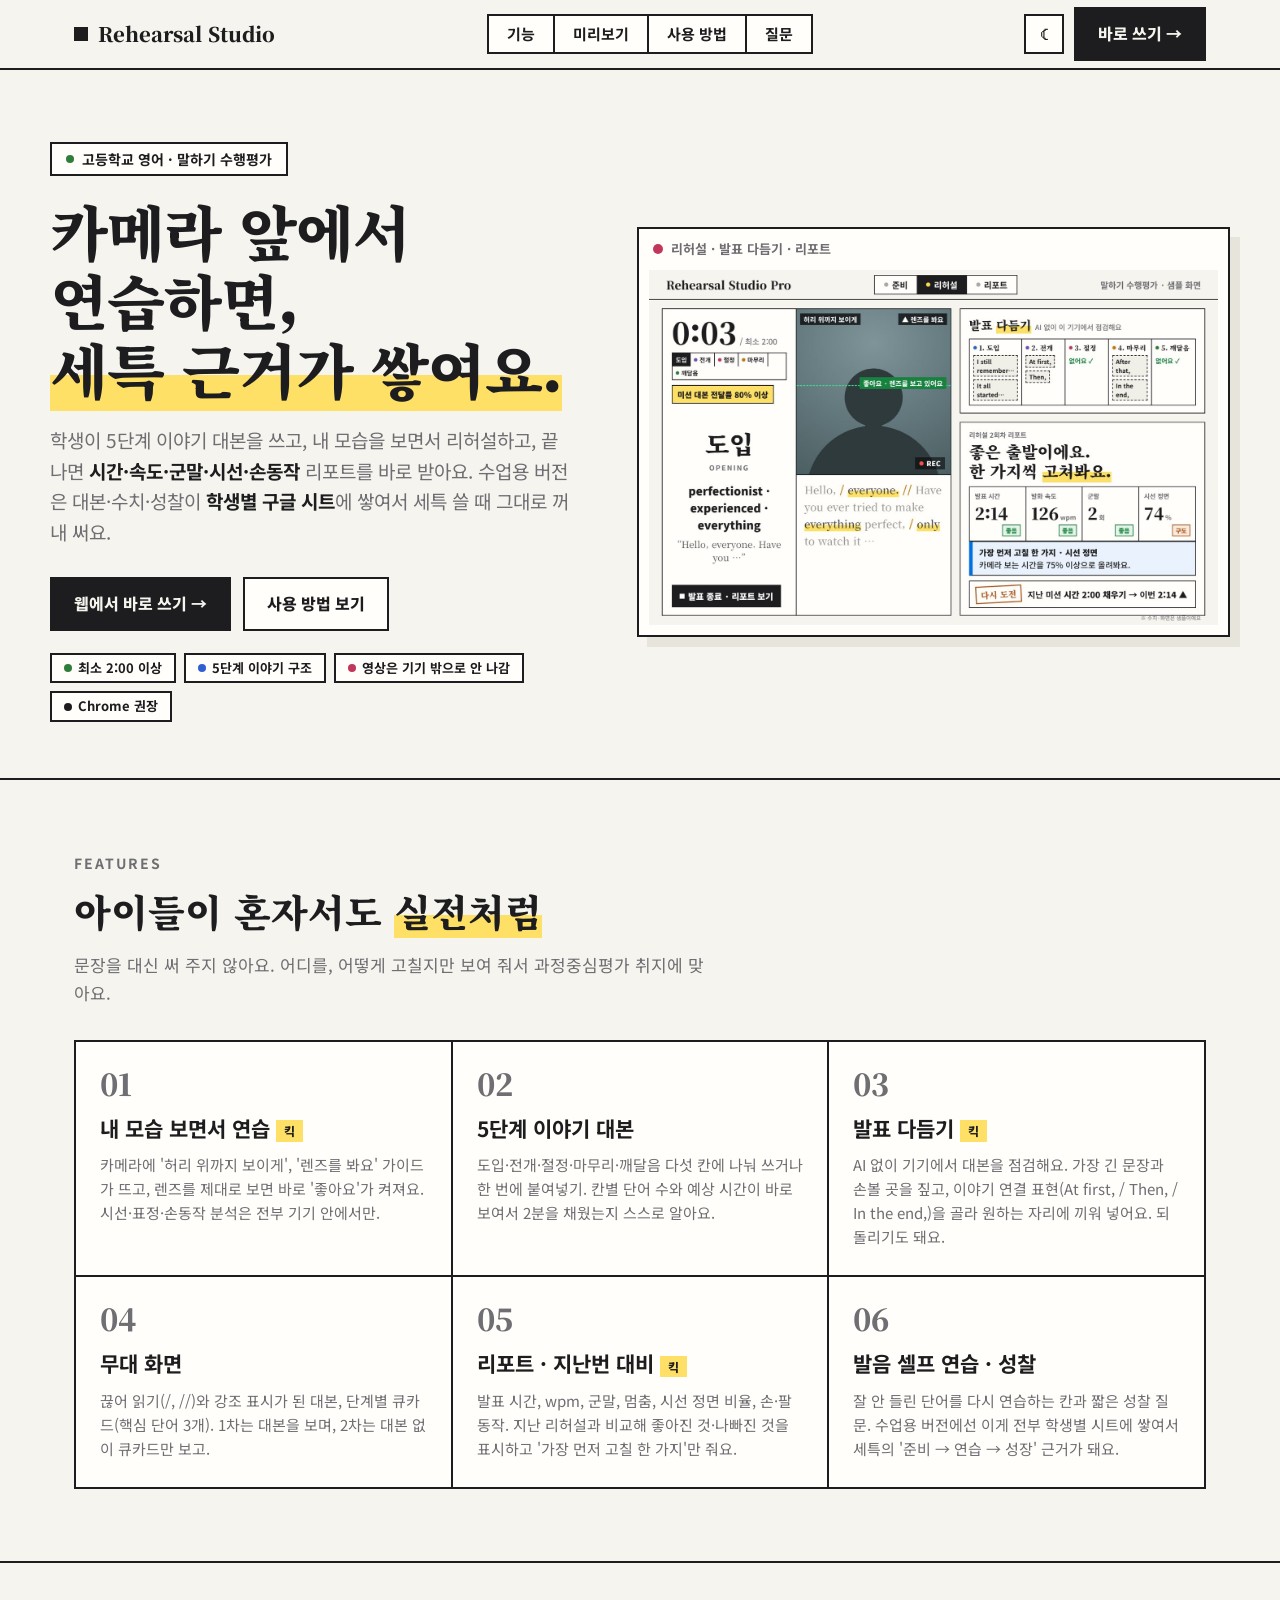
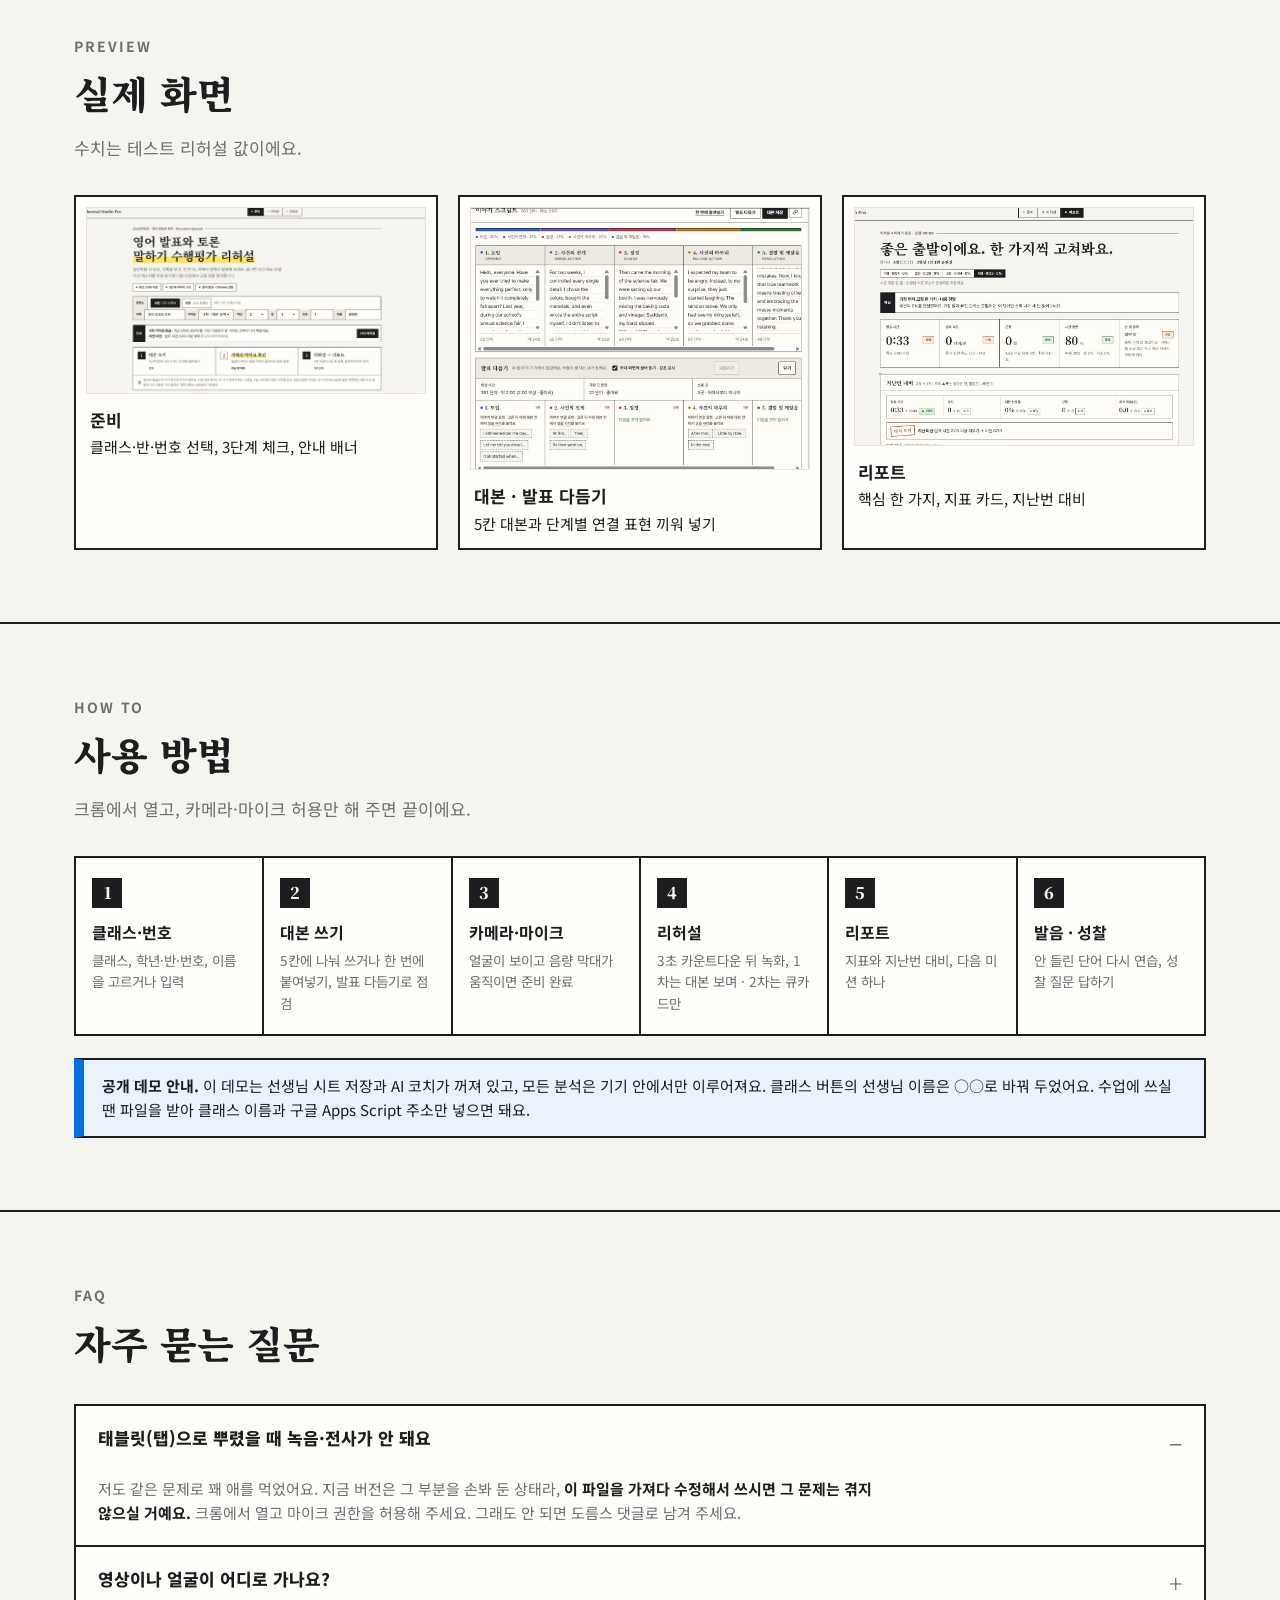
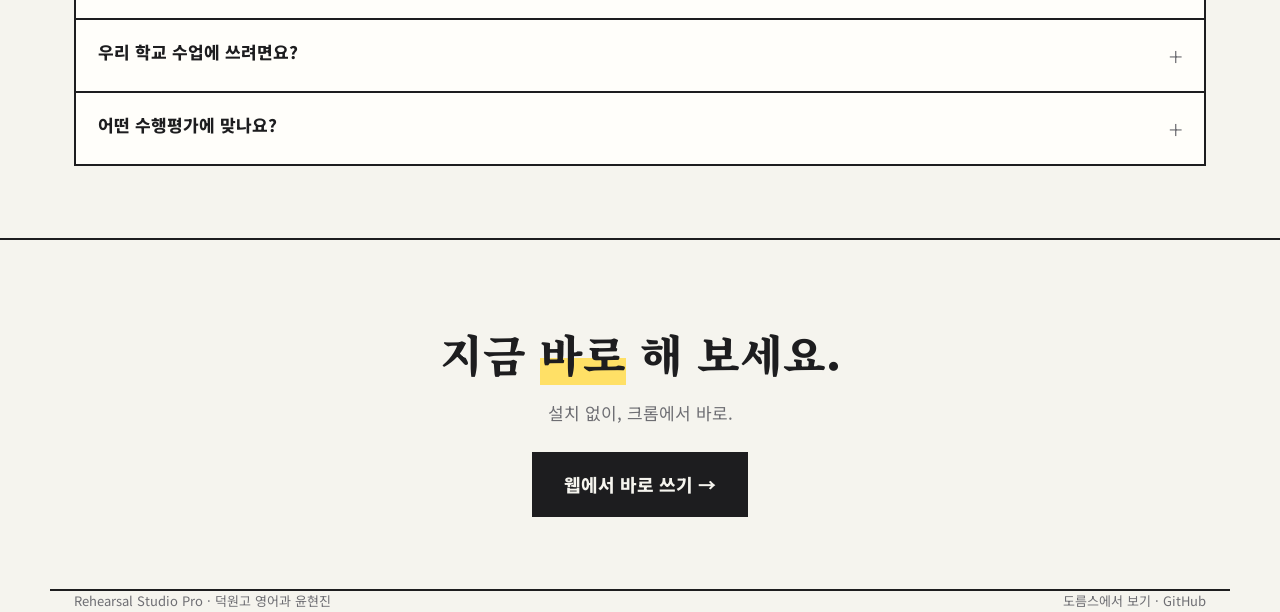
<file: index.html>
<!doctype html>
<html lang="ko">
<head>
<meta charset="utf-8">
<meta name="viewport" content="width=device-width,initial-scale=1">
<title>말하기 수행평가 리허설 스튜디오 — 세특이 쉬워지는 리허설</title>
<meta name="description" content="대본·리허설·성찰이 기록돼 세특 쓸 근거가 쌓이는 영어 말하기 수행평가 리허설 앱. 카메라 앞에서 연습하고, 바로 리포트를 받아요.">
<meta property="og:title" content="세특이 쉬워지는 말하기 수행평가 리허설">
<meta property="og:description" content="대본·리허설·성찰이 기록돼 세특 쓸 근거가 쌓여요">
<meta property="og:image" content="https://hyoon0102.github.io/rehearsal/landing_hero.jpg">
<link rel="preconnect" href="https://fonts.googleapis.com">
<link href="https://fonts.googleapis.com/css2?family=Noto+Serif+KR:wght@600;900&family=Noto+Sans+KR:wght@400;500;700;800&display=swap" rel="stylesheet">
<style>
:root{--bg:#F5F4EE;--card:#FFFEFA;--ink:#1D1D1F;--mut:#6E6E73;--line:#1D1D1F;--soft:#E6E4DB;--hl:#FFE066;--blue:#0071E3}
[data-theme=dark]{--bg:#141414;--card:#1E1E1E;--ink:#F2F2F0;--mut:#9A9A98;--line:#F2F2F0;--soft:#2A2A2A;--hl:#B99A1C}
*{box-sizing:border-box;margin:0}
html{scroll-behavior:smooth}
body{background:var(--bg);color:var(--ink);font-family:"Noto Sans KR","Noto Sans CJK KR",sans-serif;line-height:1.6;-webkit-font-smoothing:antialiased}
.serif{font-family:"Noto Serif KR","Noto Serif CJK KR",serif;font-weight:900}
a{color:inherit;text-decoration:none}
.wrap{max-width:1180px;margin:0 auto;padding:0 24px}
.hl{background:linear-gradient(transparent 58%,var(--hl) 58%)}
/* nav */
nav{position:sticky;top:0;z-index:10;background:var(--bg);border-bottom:2px solid var(--line)}
nav .wrap{display:flex;align-items:center;justify-content:space-between;height:68px;gap:16px}
.brand{display:flex;align-items:center;gap:10px;font-size:20px}
.brand b{width:14px;height:14px;background:var(--ink);display:inline-block}
.menu{display:flex;border:2px solid var(--line)}
.menu a{padding:6px 18px;font-size:15px;font-weight:700;border-right:2px solid var(--line);background:var(--card)}
.menu a:last-child{border-right:0}
.menu a:hover{background:var(--ink);color:var(--bg)}
.btn{display:inline-flex;align-items:center;gap:10px;background:var(--ink);color:var(--bg);font-weight:800;padding:12px 22px;border:2px solid var(--line);font-size:16px;cursor:pointer}
.btn.ghost{background:var(--card);color:var(--ink)}
.btn:hover{opacity:.88}
.tog{background:var(--card);border:2px solid var(--line);width:40px;height:40px;cursor:pointer;font-size:18px;color:var(--ink)}
.navr{display:flex;align-items:center;gap:10px}
/* hero */
.hero{padding:72px 0 56px;display:grid;grid-template-columns:1fr 1.1fr;gap:48px;align-items:center}
.pill{display:inline-flex;align-items:center;gap:8px;border:2px solid var(--line);background:var(--card);padding:4px 14px;font-size:14px;font-weight:700}
.pill i{width:8px;height:8px;border-radius:50%;background:#2F7D3A;display:inline-block}
h1{font-size:60px;line-height:1.15;margin:20px 0 22px;letter-spacing:-1px}
.lead{font-size:19px;color:var(--mut);max-width:520px}
.lead b{color:var(--ink)}
.cta{display:flex;gap:12px;margin-top:30px;flex-wrap:wrap}
.chips{display:flex;gap:8px;margin-top:22px;flex-wrap:wrap}
.chips span{border:2px solid var(--line);background:var(--card);padding:3px 12px;font-size:13px;font-weight:700;display:flex;gap:6px;align-items:center}
.chips i{width:8px;height:8px;border-radius:50%;display:inline-block}
.shot{border:2px solid var(--line);background:var(--card);padding:10px;box-shadow:10px 10px 0 var(--soft)}
.shot img{display:block;width:100%;height:auto}
.shot .bar{display:flex;align-items:center;gap:8px;font-size:13px;font-weight:700;color:var(--mut);padding:0 4px 10px}
.shot .bar i{width:10px;height:10px;border-radius:50%;background:#C2365B;display:inline-block}
/* sections */
section{padding:72px 0;border-top:2px solid var(--line)}
.eyebrow{font-size:14px;font-weight:700;color:var(--mut);letter-spacing:2px}
h2{font-size:38px;margin:6px 0 10px}
.sub{color:var(--mut);font-size:17px;max-width:640px}
.grid3{display:grid;grid-template-columns:repeat(3,1fr);gap:0;border:2px solid var(--line);margin-top:34px;background:var(--line);gap:2px}
.f{background:var(--card);padding:26px 24px;min-height:200px}
.f .n{font-family:"Noto Serif KR",serif;font-weight:900;font-size:30px;line-height:1;color:var(--mut)}
.f h3{font-size:21px;margin:14px 0 8px}
.f p{font-size:15px;color:var(--mut)}
.f .tagk{display:inline-block;background:var(--hl);color:#1D1D1F;font-size:12px;font-weight:800;padding:1px 8px;margin-left:6px;vertical-align:middle}
/* preview */
.pv{display:grid;grid-template-columns:1fr 1fr 1fr;gap:20px;margin-top:34px}
.pv figure{border:2px solid var(--line);background:var(--card);padding:10px}
.pv img{width:100%;display:block;border:1px solid var(--soft)}
.pv figcaption{padding:12px 4px 2px;font-size:15px}
.pv figcaption b{display:block;font-size:17px;margin-bottom:2px}
/* steps */
.steps{display:grid;grid-template-columns:repeat(6,1fr);gap:2px;background:var(--line);border:2px solid var(--line);margin-top:34px}
.st{background:var(--card);padding:20px 16px}
.st .k{width:30px;height:30px;background:var(--ink);color:var(--bg);display:flex;align-items:center;justify-content:center;font-family:"Noto Serif KR",serif;font-weight:900;font-size:16px}
.st h4{font-size:16px;margin:12px 0 4px}
.st p{font-size:13.5px;color:var(--mut)}
.note{margin-top:22px;border:2px solid var(--line);border-left:10px solid var(--blue);background:#EAF3FD;color:#1D1D1F;padding:14px 18px;font-size:15px}
[data-theme=dark] .note{background:#17283A;color:#F2F2F0}
/* faq */
.faq{margin-top:30px;border:2px solid var(--line)}
.faq details{border-bottom:2px solid var(--line);background:var(--card)}
.faq details:last-child{border-bottom:0}
.faq summary{cursor:pointer;padding:18px 22px;font-weight:800;font-size:17px;list-style:none;display:flex;justify-content:space-between}
.faq summary::after{content:"+";font-family:"Noto Serif KR",serif;font-size:22px;color:var(--mut)}
.faq details[open] summary::after{content:"–"}
.faq .a{padding:0 22px 20px;color:var(--mut);font-size:15px;max-width:820px}
.faq .a b{color:var(--ink)}
/* footer */
.last{padding:72px 0;border-top:2px solid var(--line);text-align:center}
.last h2{font-size:44px}
footer{border-top:2px solid var(--line);padding:26px 0;font-size:13px;color:var(--mut);display:flex;justify-content:space-between;flex-wrap:wrap;gap:8px}
@media(max-width:900px){.hero{grid-template-columns:1fr;padding-top:40px}h1{font-size:42px}.grid3,.pv{grid-template-columns:1fr}.steps{grid-template-columns:repeat(2,1fr)}.menu{display:none}}
</style>
</head>
<body>
<nav><div class="wrap">
 <a class="brand serif" href="#"><b></b>Rehearsal Studio</a>
 <div class="menu"><a href="#features">기능</a><a href="#preview">미리보기</a><a href="#how">사용 방법</a><a href="#faq">질문</a></div>
 <div class="navr"><button class="tog" id="tog" title="다크 모드">☾</button><a class="btn" href="rehearsal_demo.html">바로 쓰기 →</a></div>
</div></nav>

<header class="wrap hero">
 <div>
  <span class="pill"><i></i>고등학교 영어 · 말하기 수행평가</span>
  <h1 class="serif">카메라 앞에서<br>연습하면,<br><span class="hl">세특 근거가 쌓여요.</span></h1>
  <p class="lead">학생이 5단계 이야기 대본을 쓰고, 내 모습을 보면서 리허설하고, 끝나면 <b>시간·속도·군말·시선·손동작</b> 리포트를 바로 받아요. 수업용 버전은 대본·수치·성찰이 <b>학생별 구글 시트</b>에 쌓여서 세특 쓸 때 그대로 꺼내 써요.</p>
  <div class="cta"><a class="btn" href="rehearsal_demo.html">웹에서 바로 쓰기 →</a><a class="btn ghost" href="#how">사용 방법 보기</a></div>
  <div class="chips"><span><i style="background:#2F7D3A"></i>최소 2:00 이상</span><span><i style="background:#2F5FD0"></i>5단계 이야기 구조</span><span><i style="background:#C2365B"></i>영상은 기기 밖으로 안 나감</span><span><i style="background:#1D1D1F"></i>Chrome 권장</span></div>
 </div>
 <div class="shot"><div class="bar"><i></i>리허설 · 발표 다듬기 · 리포트</div><img src="landing_hero.jpg" alt="리허설 화면, 발표 다듬기, 리포트를 한 장에 모은 샘플 화면"></div>
</header>

<section id="features"><div class="wrap">
 <div class="eyebrow">FEATURES</div>
 <h2 class="serif">아이들이 혼자서도 <span class="hl">실전처럼</span></h2>
 <p class="sub">문장을 대신 써 주지 않아요. 어디를, 어떻게 고칠지만 보여 줘서 과정중심평가 취지에 맞아요.</p>
 <div class="grid3">
  <div class="f"><div class="n">01</div><h3>내 모습 보면서 연습<span class="tagk">킥</span></h3><p>카메라에 '허리 위까지 보이게', '렌즈를 봐요' 가이드가 뜨고, 렌즈를 제대로 보면 바로 '좋아요'가 켜져요. 시선·표정·손동작 분석은 전부 기기 안에서만.</p></div>
  <div class="f"><div class="n">02</div><h3>5단계 이야기 대본</h3><p>도입·전개·절정·마무리·깨달음 다섯 칸에 나눠 쓰거나 한 번에 붙여넣기. 칸별 단어 수와 예상 시간이 바로 보여서 2분을 채웠는지 스스로 알아요.</p></div>
  <div class="f"><div class="n">03</div><h3>발표 다듬기<span class="tagk">킥</span></h3><p>AI 없이 기기에서 대본을 점검해요. 가장 긴 문장과 손볼 곳을 짚고, 이야기 연결 표현(At first, / Then, / In the end,)을 골라 원하는 자리에 끼워 넣어요. 되돌리기도 돼요.</p></div>
  <div class="f"><div class="n">04</div><h3>무대 화면</h3><p>끊어 읽기(/, //)와 강조 표시가 된 대본, 단계별 큐카드(핵심 단어 3개). 1차는 대본을 보며, 2차는 대본 없이 큐카드만 보고.</p></div>
  <div class="f"><div class="n">05</div><h3>리포트 · 지난번 대비<span class="tagk">킥</span></h3><p>발표 시간, wpm, 군말, 멈춤, 시선 정면 비율, 손·팔 동작. 지난 리허설과 비교해 좋아진 것·나빠진 것을 표시하고 '가장 먼저 고칠 한 가지'만 줘요.</p></div>
  <div class="f"><div class="n">06</div><h3>발음 셀프 연습 · 성찰</h3><p>잘 안 들린 단어를 다시 연습하는 칸과 짧은 성찰 질문. 수업용 버전에선 이게 전부 학생별 시트에 쌓여서 세특의 '준비 → 연습 → 성장' 근거가 돼요.</p></div>
 </div>
</div></section>

<section id="preview"><div class="wrap">
 <div class="eyebrow">PREVIEW</div>
 <h2 class="serif">실제 화면</h2>
 <p class="sub">수치는 테스트 리허설 값이에요.</p>
 <div class="pv">
  <figure><img src="landing_s1_prepare.jpg" alt="준비 화면"><figcaption><b>준비</b>클래스·반·번호 선택, 3단계 체크, 안내 배너</figcaption></figure>
  <figure><img src="landing_s2_script.jpg" alt="대본과 발표 다듬기 화면"><figcaption><b>대본 · 발표 다듬기</b>5칸 대본과 단계별 연결 표현 끼워 넣기</figcaption></figure>
  <figure><img src="landing_s3_report.jpg" alt="리포트 화면"><figcaption><b>리포트</b>핵심 한 가지, 지표 카드, 지난번 대비</figcaption></figure>
 </div>
</div></section>

<section id="how"><div class="wrap">
 <div class="eyebrow">HOW TO</div>
 <h2 class="serif">사용 방법</h2>
 <p class="sub">크롬에서 열고, 카메라·마이크 허용만 해 주면 끝이에요.</p>
 <div class="steps">
  <div class="st"><div class="k">1</div><h4>클래스·번호</h4><p>클래스, 학년·반·번호, 이름을 고르거나 입력</p></div>
  <div class="st"><div class="k">2</div><h4>대본 쓰기</h4><p>5칸에 나눠 쓰거나 한 번에 붙여넣기, 발표 다듬기로 점검</p></div>
  <div class="st"><div class="k">3</div><h4>카메라·마이크</h4><p>얼굴이 보이고 음량 막대가 움직이면 준비 완료</p></div>
  <div class="st"><div class="k">4</div><h4>리허설</h4><p>3초 카운트다운 뒤 녹화, 1차는 대본 보며 · 2차는 큐카드만</p></div>
  <div class="st"><div class="k">5</div><h4>리포트</h4><p>지표와 지난번 대비, 다음 미션 하나</p></div>
  <div class="st"><div class="k">6</div><h4>발음 · 성찰</h4><p>안 들린 단어 다시 연습, 성찰 질문 답하기</p></div>
 </div>
 <div class="note"><b>공개 데모 안내.</b> 이 데모는 선생님 시트 저장과 AI 코치가 꺼져 있고, 모든 분석은 기기 안에서만 이루어져요. 클래스 버튼의 선생님 이름은 ○○로 바꿔 두었어요. 수업에 쓰실 땐 파일을 받아 클래스 이름과 구글 Apps Script 주소만 넣으면 돼요.</div>
</div></section>

<section id="faq"><div class="wrap">
 <div class="eyebrow">FAQ</div>
 <h2 class="serif">자주 묻는 질문</h2>
 <div class="faq">
  <details open><summary>태블릿(탭)으로 뿌렸을 때 녹음·전사가 안 돼요</summary><div class="a">저도 같은 문제로 꽤 애를 먹었어요. 지금 버전은 그 부분을 손봐 둔 상태라, <b>이 파일을 가져다 수정해서 쓰시면 그 문제는 겪지 않으실 거예요.</b> 크롬에서 열고 마이크 권한을 허용해 주세요. 그래도 안 되면 도름스 댓글로 남겨 주세요.</div></details>
  <details><summary>영상이나 얼굴이 어디로 가나요?</summary><div class="a">아무 데도 안 가요. 시선·표정·손동작 분석은 전부 학생 기기 안에서 이루어지고, 수업용 버전에서도 선생님 시트에는 <b>대본, 리허설 숫자, 성찰 답변</b>만 보내요. AI 코치에는 대본·숫자·질문만 가고 이름은 안 가요.</div></details>
  <details><summary>우리 학교 수업에 쓰려면요?</summary><div class="a">HTML 파일 하나예요. 파일 안의 <b>클래스 이름</b>과 <b>구글 Apps Script 주소</b>만 바꾸면 학생별 시트 저장과 AI 코치가 켜져요. 학생에겐 링크만 뿌리면 돼요.</div></details>
  <details><summary>어떤 수행평가에 맞나요?</summary><div class="a">2분 이상 영어 발표, 특히 <b>이야기(내러티브) 스피치</b>에 맞춰져 있어요. 5단계 구조(도입·전개·절정·마무리·깨달음)를 쓰는 과제면 과목에 상관없이 쓸 수 있어요.</div></details>
 </div>
</div></section>

<section class="last"><div class="wrap">
 <h2 class="serif">지금 <span class="hl">바로</span> 해 보세요.</h2>
 <p class="sub" style="margin:10px auto 26px">설치 없이, 크롬에서 바로.</p>
 <a class="btn" href="rehearsal_demo.html" style="font-size:18px;padding:16px 30px">웹에서 바로 쓰기 →</a>
</div></section>

<footer class="wrap"><span>Rehearsal Studio Pro · 덕원고 영어과 윤현진</span><span><a href="https://dorms.school/apps/f92deb48-1aad-49c8-b30b-7e9aa75a28cf">도름스에서 보기</a> · <a href="https://github.com/hyoon0102/rehearsal">GitHub</a></span></footer>

<script>
const t=document.getElementById('tog'),r=document.documentElement;
try{if(localStorage.getItem('rs-theme')==='dark')r.dataset.theme='dark'}catch(e){}
t.textContent=r.dataset.theme==='dark'?'☀':'☾';
t.onclick=()=>{const d=r.dataset.theme==='dark';if(d)delete r.dataset.theme;else r.dataset.theme='dark';t.textContent=d?'☾':'☀';try{localStorage.setItem('rs-theme',d?'light':'dark')}catch(e){}};
</script>
</body>
</html>
</file>
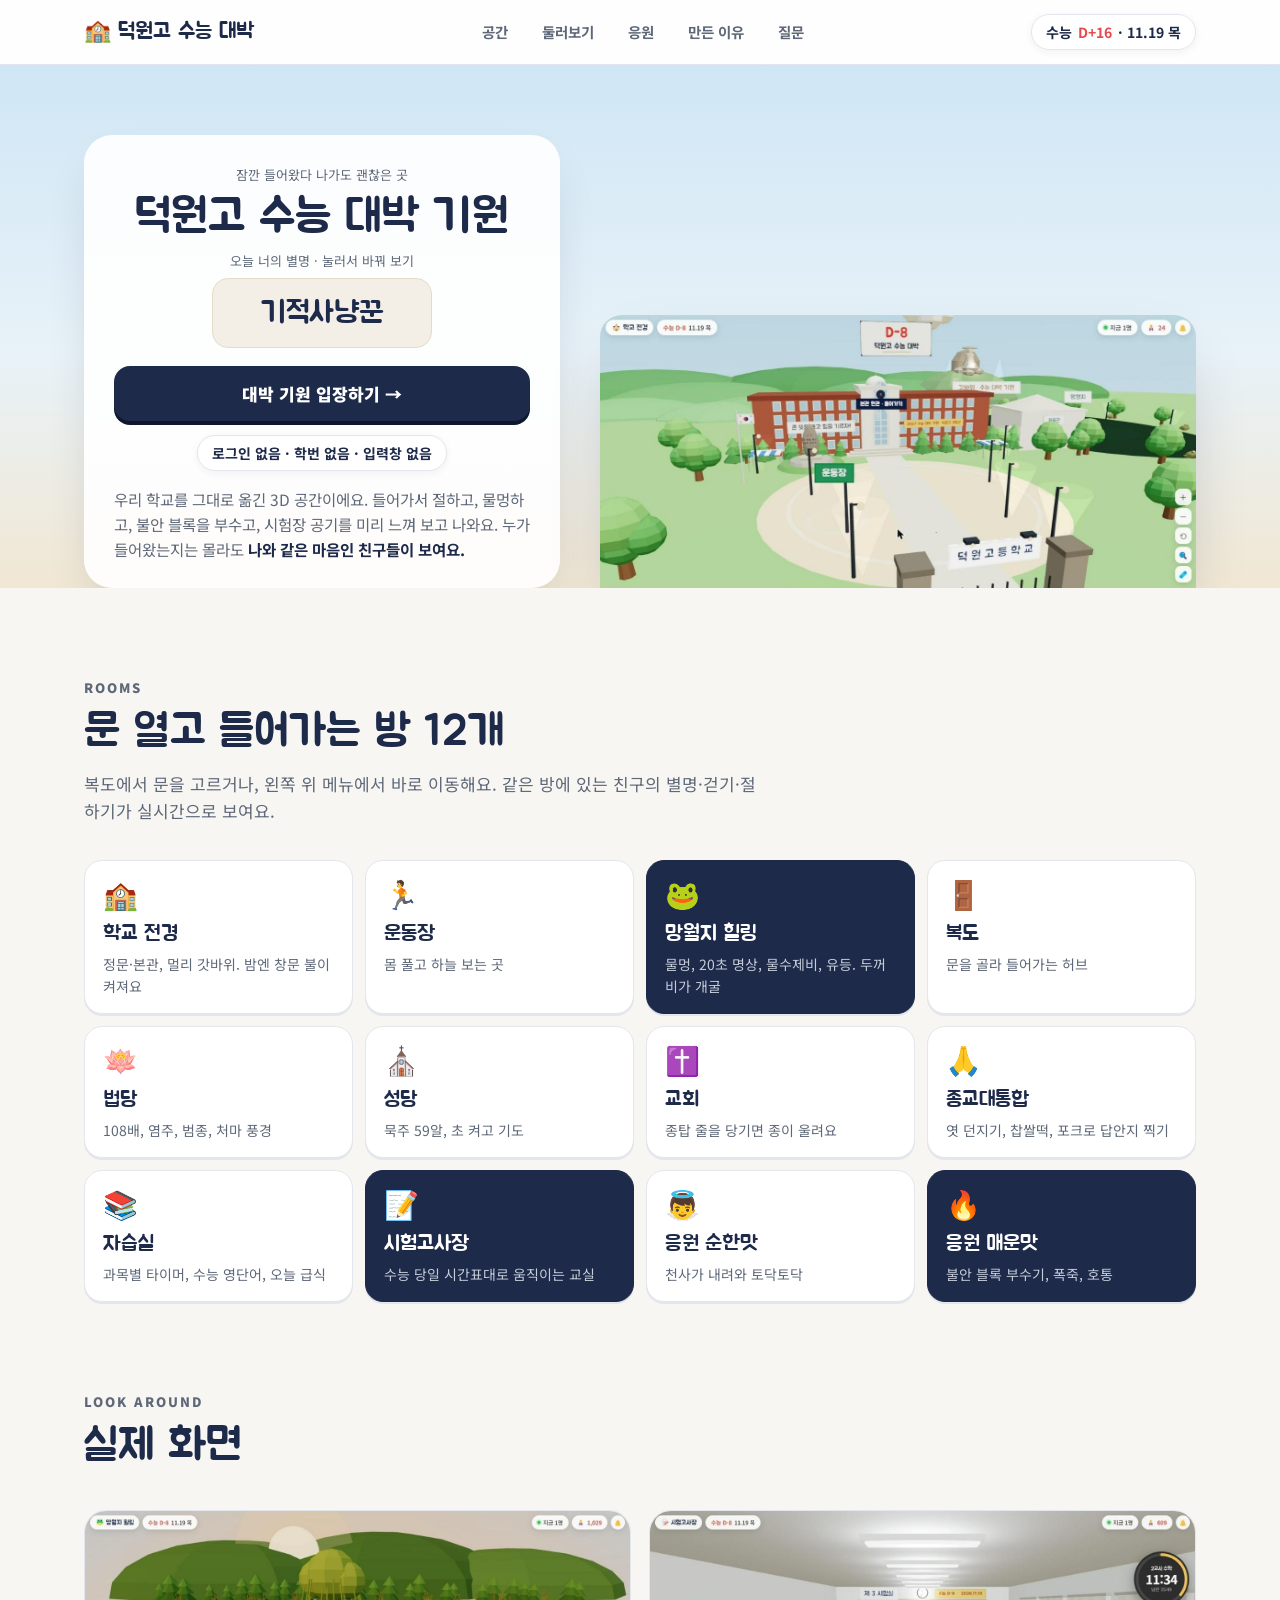
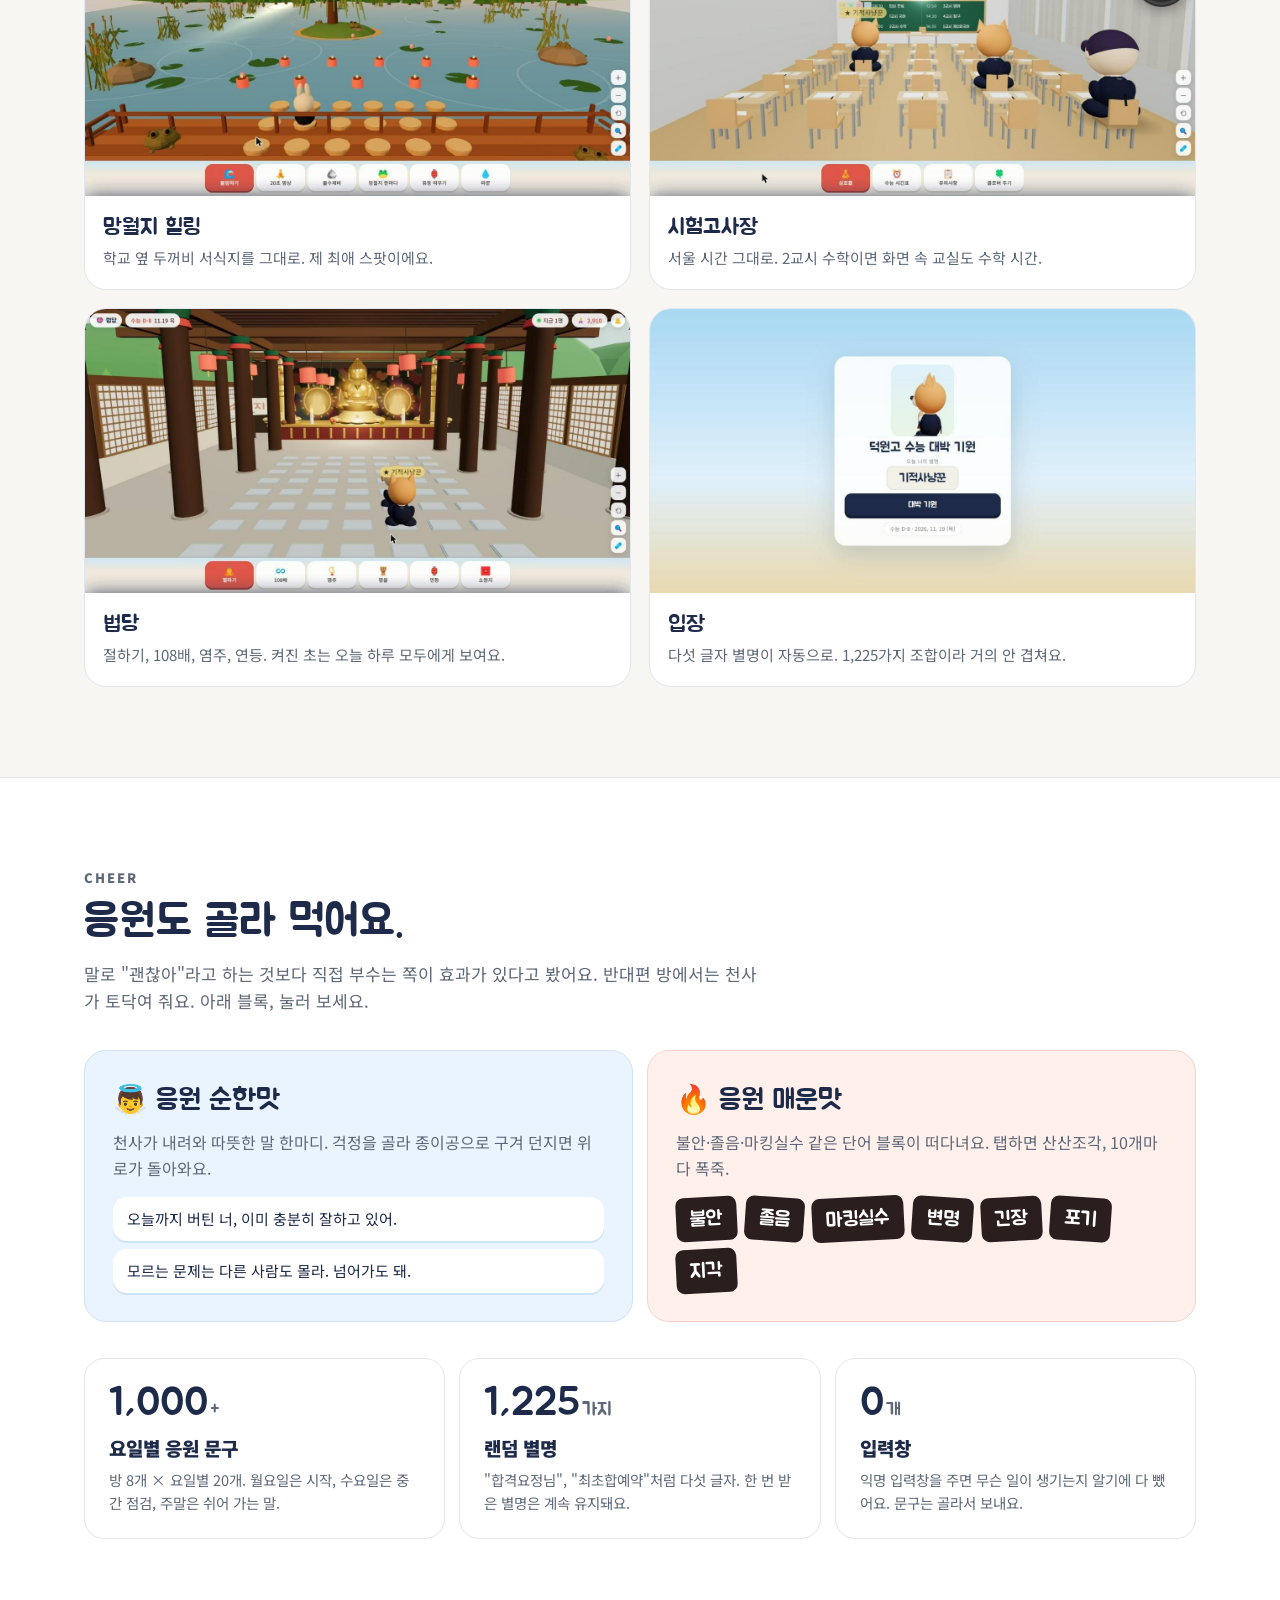
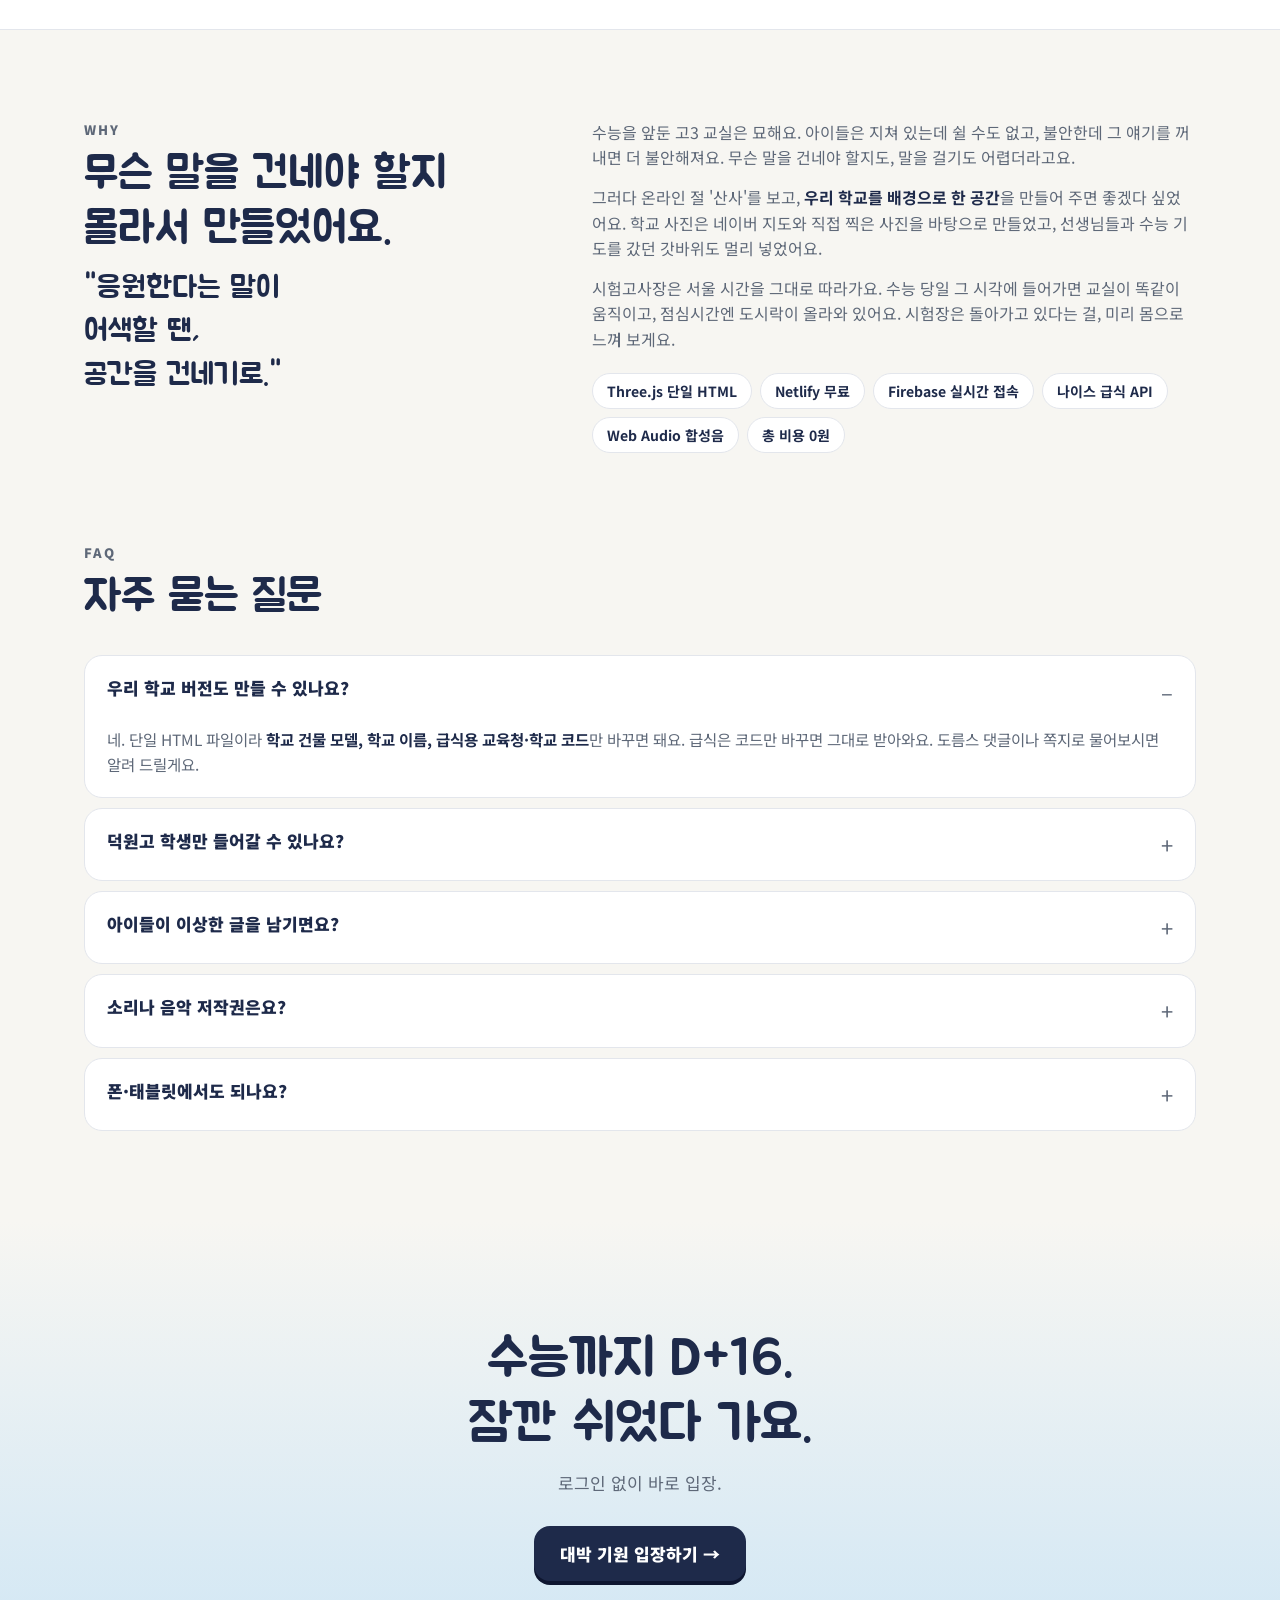
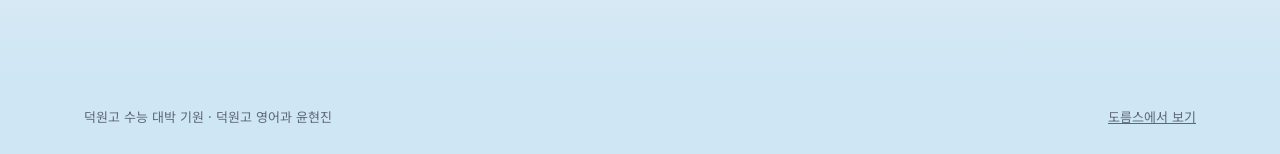
<file: goodluck.html>
<!doctype html>
<html lang="ko">
<head>
<meta charset="utf-8">
<meta name="viewport" content="width=device-width,initial-scale=1">
<title>덕원고 수능 대박 기원 — 잠깐 들어왔다 나가도 괜찮은 곳</title>
<meta name="description" content="우리 학교를 그대로 옮긴 수능 응원 3D 공간. 로그인 없이 입장, 법당·성당·교회, 망월지 힐링, 응원 순한맛·매운맛, 시험고사장까지.">
<meta property="og:title" content="덕원고 수능 대박 기원 메타버스">
<meta property="og:description" content="수험생이 들어와 기원하고 쉬어 가는 우리 학교 3D 공간">
<meta property="og:image" content="https://hyoon0102.github.io/rehearsal/goodluck_school.jpg">
<link rel="preconnect" href="https://fonts.googleapis.com">
<link href="https://fonts.googleapis.com/css2?family=Jua&family=Noto+Sans+KR:wght@400;500;700;900&display=swap" rel="stylesheet">
<style>
:root{--navy:#1E2A4A;--ink:#1E2A4A;--mut:#5E6878;--card:#FFFFFF;--line:#E3E6EC;--sky:#CFE6F5;--sand:#F1E7D3;--red:#E5484D;--green:#2E9A5B}
*{box-sizing:border-box;margin:0}
html{scroll-behavior:smooth}
body{color:var(--ink);font-family:"Noto Sans KR","Noto Sans CJK KR",sans-serif;line-height:1.6;-webkit-font-smoothing:antialiased;background:#F7F6F2}
.j{font-family:"Jua","Noto Sans KR",sans-serif;font-weight:400}
a{color:inherit;text-decoration:none}
.wrap{max-width:1160px;margin:0 auto;padding:0 24px}
nav{position:sticky;top:0;z-index:10;background:rgba(255,255,255,.88);backdrop-filter:blur(12px);border-bottom:1px solid var(--line)}
nav .wrap{display:flex;align-items:center;justify-content:space-between;height:64px;gap:12px}
.brand{font-size:22px}
.menu{display:flex;gap:6px}
.menu a{padding:6px 14px;border-radius:999px;font-size:14.5px;font-weight:700;color:var(--mut)}
.menu a:hover{background:#EEF1F5;color:var(--ink)}
.chip{display:inline-flex;align-items:center;gap:6px;background:var(--card);border:1px solid var(--line);border-radius:999px;padding:6px 14px;font-size:14px;font-weight:700;box-shadow:0 2px 8px rgba(30,42,74,.06)}
.chip .d{color:var(--red)}
.btn{display:inline-flex;align-items:center;justify-content:center;gap:8px;background:var(--navy);color:#fff;font-weight:900;padding:14px 26px;border-radius:16px;font-size:17px;box-shadow:0 4px 0 #0E1630;transition:transform .08s}
.btn:active{transform:translateY(3px);box-shadow:0 1px 0 #0E1630}
.btn.ghost{background:var(--card);color:var(--ink);box-shadow:0 4px 0 var(--line);border:1px solid var(--line)}
/* hero */
.hero{background:linear-gradient(180deg,var(--sky) 0%,#E8F2F8 55%,var(--sand) 100%);padding:70px 0 0;overflow:hidden}
.hero .wrap{display:grid;grid-template-columns:1fr 1.25fr;gap:40px;align-items:center}
.entry{background:rgba(255,255,255,.92);border-radius:28px;padding:30px 30px 26px;box-shadow:0 24px 50px -20px rgba(30,42,74,.25);text-align:center}
.entry h1{font-size:46px;line-height:1.2;margin:4px 0 6px}
.entry .lab{font-size:13px;color:var(--mut)}
.nick{display:inline-block;margin:6px 0 18px;padding:10px 26px;border-radius:16px;background:#F3EFE6;border:1px solid #E4DCC9;font-size:30px;min-width:220px;cursor:pointer;user-select:none}
.nick:hover{background:#EFE8D8}
.entry .btn{width:100%}
.entry .dd{margin-top:14px}
.entry p.lead{font-size:15.5px;color:var(--mut);margin:16px 0 0;text-align:left}
.hero .pic{border-radius:22px 22px 0 0;overflow:hidden;box-shadow:0 30px 60px -24px rgba(30,42,74,.35);align-self:end}
.hero .pic img{display:block;width:100%}
/* section */
section{padding:90px 0}
.eyebrow{font-size:13px;font-weight:900;color:var(--mut);letter-spacing:2px}
h2{font-size:44px;line-height:1.25;margin:6px 0 10px}
.sub{color:var(--mut);font-size:17px;max-width:680px}
.rooms{display:grid;grid-template-columns:repeat(4,1fr);gap:12px;margin-top:36px}
.room{background:var(--card);border:1px solid var(--line);border-radius:18px;padding:18px 18px 16px;box-shadow:0 2px 0 var(--line)}
.room .e{font-size:28px;line-height:1}
.room h3{font-size:21px;margin:10px 0 2px}
.room p{font-size:14px;color:var(--mut)}
.room.hot{background:var(--navy);color:#fff;border-color:var(--navy)}
.room.hot p{color:#C5CCDA}
.gal{display:grid;grid-template-columns:1fr 1fr;gap:18px;margin-top:36px}
.gal figure{background:var(--card);border-radius:22px;overflow:hidden;border:1px solid var(--line)}
.gal img{display:block;width:100%}
.gal figcaption{padding:14px 18px 18px}
.gal figcaption b{font-family:"Jua",sans-serif;font-weight:400;font-size:22px;display:block}
.gal figcaption span{color:var(--mut);font-size:15px}
.kicks{display:grid;grid-template-columns:repeat(3,1fr);gap:14px;margin-top:36px}
.kk{background:var(--card);border-radius:20px;padding:24px;border:1px solid var(--line)}
.kk .n{font-family:"Jua",sans-serif;font-size:40px;line-height:1;color:var(--navy)}
.kk .n small{font-size:18px;color:var(--mut);margin-left:2px}
.kk h3{font-size:19px;font-weight:900;margin:10px 0 4px}
.kk p{font-size:14.5px;color:var(--mut)}
.duo{display:grid;grid-template-columns:1fr 1fr;gap:14px;margin-top:36px}
.side{border-radius:22px;padding:28px}
.side.mild{background:#EAF4FF;border:1px solid #CFE3F7}
.side.spicy{background:#FFF0EC;border:1px solid #F6D3C9}
.side h3{font-size:28px}
.side p{color:var(--mut);margin-top:6px}
.blocks{display:flex;flex-wrap:wrap;gap:8px;margin-top:16px}
.blocks span{background:#2A1E1E;color:#fff;font-family:"Jua",sans-serif;font-size:20px;padding:6px 14px;border-radius:8px;transform:rotate(-3deg);cursor:pointer;transition:transform .15s,opacity .3s}
.blocks span:nth-child(2n){transform:rotate(4deg)}
.blocks span.boom{transform:scale(1.6) rotate(20deg);opacity:0}
.angel{margin-top:16px;display:flex;flex-direction:column;gap:8px}
.angel div{background:#fff;border-radius:14px;padding:10px 14px;font-size:15px;box-shadow:0 2px 0 #CFE3F7}
.story{display:grid;grid-template-columns:1fr 1.3fr;gap:44px}
.story blockquote{font-family:"Jua",sans-serif;font-size:30px;line-height:1.45;color:var(--navy)}
.story p{color:var(--mut);margin-bottom:14px;font-size:16px}
.story p b{color:var(--ink)}
.tech{display:flex;flex-wrap:wrap;gap:8px;margin-top:20px}
.tech span{background:var(--card);border:1px solid var(--line);border-radius:999px;padding:6px 14px;font-size:14px;font-weight:700}
.faq{margin-top:30px;display:flex;flex-direction:column;gap:10px}
.faq details{background:var(--card);border:1px solid var(--line);border-radius:18px}
.faq summary{cursor:pointer;padding:18px 22px;font-weight:900;font-size:17px;list-style:none;display:flex;justify-content:space-between}
.faq summary::after{content:"+";color:var(--mut);font-weight:400;font-size:22px}
.faq details[open] summary::after{content:"–"}
.faq .a{padding:0 22px 20px;color:var(--mut);font-size:15.5px}
.faq .a b{color:var(--ink)}
.last{text-align:center;background:linear-gradient(180deg,#F7F6F2,var(--sky));padding:100px 0}
.last h2{font-size:52px}
footer{padding:26px 0;font-size:13px;color:var(--mut);background:var(--sky)}
footer .wrap{display:flex;justify-content:space-between;flex-wrap:wrap;gap:8px}
footer a{text-decoration:underline}
@media(max-width:900px){.hero .wrap,.gal,.duo,.story{grid-template-columns:1fr}.rooms{grid-template-columns:repeat(2,1fr)}.kicks{grid-template-columns:1fr}.menu{display:none}h2{font-size:34px}}
</style>
</head>
<body>
<nav><div class="wrap">
 <a class="brand j" href="#">🏫 덕원고 수능 대박</a>
 <div class="menu"><a href="#rooms">공간</a><a href="#look">둘러보기</a><a href="#cheer">응원</a><a href="#story">만든 이유</a><a href="#faq">질문</a></div>
 <span class="chip">수능 <span class="d" id="dd1">D-8</span> · 11.19 목</span>
</div></nav>

<header class="hero"><div class="wrap">
 <div class="entry">
  <div class="lab">잠깐 들어왔다 나가도 괜찮은 곳</div>
  <h1 class="j">덕원고 수능 대박 기원</h1>
  <div class="lab">오늘 너의 별명 · 눌러서 바꿔 보기</div>
  <div class="nick j" id="nick">기적사냥꾼</div>
  <a class="btn" href="https://dukwongoodluck.netlify.app/">대박 기원 입장하기 →</a>
  <div class="dd"><span class="chip">로그인 없음 · 학번 없음 · 입력창 없음</span></div>
  <p class="lead">우리 학교를 그대로 옮긴 3D 공간이에요. 들어가서 절하고, 물멍하고, 불안 블록을 부수고, 시험장 공기를 미리 느껴 보고 나와요. 누가 들어왔는지는 몰라도 <b style="color:var(--ink)">나와 같은 마음인 친구들이 보여요.</b></p>
 </div>
 <div class="pic"><img src="goodluck_school.jpg" alt="덕원고 전경을 옮긴 3D 메타버스 화면"></div>
</div></header>

<section id="rooms"><div class="wrap">
 <div class="eyebrow">ROOMS</div>
 <h2 class="j">문 열고 들어가는 방 12개</h2>
 <p class="sub">복도에서 문을 고르거나, 왼쪽 위 메뉴에서 바로 이동해요. 같은 방에 있는 친구의 별명·걷기·절하기가 실시간으로 보여요.</p>
 <div class="rooms">
  <div class="room"><div class="e">🏫</div><h3 class="j">학교 전경</h3><p>정문·본관, 멀리 갓바위. 밤엔 창문 불이 켜져요</p></div>
  <div class="room"><div class="e">🏃</div><h3 class="j">운동장</h3><p>몸 풀고 하늘 보는 곳</p></div>
  <div class="room hot"><div class="e">🐸</div><h3 class="j">망월지 힐링</h3><p>물멍, 20초 명상, 물수제비, 유등. 두꺼비가 개굴</p></div>
  <div class="room"><div class="e">🚪</div><h3 class="j">복도</h3><p>문을 골라 들어가는 허브</p></div>
  <div class="room"><div class="e">🪷</div><h3 class="j">법당</h3><p>108배, 염주, 범종, 처마 풍경</p></div>
  <div class="room"><div class="e">⛪</div><h3 class="j">성당</h3><p>묵주 59알, 초 켜고 기도</p></div>
  <div class="room"><div class="e">✝️</div><h3 class="j">교회</h3><p>종탑 줄을 당기면 종이 울려요</p></div>
  <div class="room"><div class="e">🙏</div><h3 class="j">종교대통합</h3><p>엿 던지기, 찹쌀떡, 포크로 답안지 찍기</p></div>
  <div class="room"><div class="e">📚</div><h3 class="j">자습실</h3><p>과목별 타이머, 수능 영단어, 오늘 급식</p></div>
  <div class="room hot"><div class="e">📝</div><h3 class="j">시험고사장</h3><p>수능 당일 시간표대로 움직이는 교실</p></div>
  <div class="room"><div class="e">👼</div><h3 class="j">응원 순한맛</h3><p>천사가 내려와 토닥토닥</p></div>
  <div class="room hot"><div class="e">🔥</div><h3 class="j">응원 매운맛</h3><p>불안 블록 부수기, 폭죽, 호통</p></div>
 </div>
</div></section>

<section id="look" style="padding-top:0"><div class="wrap">
 <div class="eyebrow">LOOK AROUND</div>
 <h2 class="j">실제 화면</h2>
 <div class="gal">
  <figure><img src="goodluck_pond.jpg" alt="망월지 힐링 화면"><figcaption><b>망월지 힐링</b><span>학교 옆 두꺼비 서식지를 그대로. 제 최애 스팟이에요.</span></figcaption></figure>
  <figure><img src="goodluck_exam.jpg" alt="시험고사장 화면"><figcaption><b>시험고사장</b><span>서울 시간 그대로. 2교시 수학이면 화면 속 교실도 수학 시간.</span></figcaption></figure>
  <figure><img src="goodluck_temple.jpg" alt="법당 화면"><figcaption><b>법당</b><span>절하기, 108배, 염주, 연등. 켜진 초는 오늘 하루 모두에게 보여요.</span></figcaption></figure>
  <figure><img src="goodluck_entry.jpg" alt="입장 화면"><figcaption><b>입장</b><span>다섯 글자 별명이 자동으로. 1,225가지 조합이라 거의 안 겹쳐요.</span></figcaption></figure>
 </div>
</div></section>

<section id="cheer" style="background:#fff;border-top:1px solid var(--line);border-bottom:1px solid var(--line)"><div class="wrap">
 <div class="eyebrow">CHEER</div>
 <h2 class="j">응원도 골라 먹어요.</h2>
 <p class="sub">말로 "괜찮아"라고 하는 것보다 직접 부수는 쪽이 효과가 있다고 봤어요. 반대편 방에서는 천사가 토닥여 줘요. 아래 블록, 눌러 보세요.</p>
 <div class="duo">
  <div class="side mild"><h3 class="j">👼 응원 순한맛</h3><p>천사가 내려와 따뜻한 말 한마디. 걱정을 골라 종이공으로 구겨 던지면 위로가 돌아와요.</p>
   <div class="angel"><div>오늘까지 버틴 너, 이미 충분히 잘하고 있어.</div><div>모르는 문제는 다른 사람도 몰라. 넘어가도 돼.</div></div></div>
  <div class="side spicy"><h3 class="j">🔥 응원 매운맛</h3><p>불안·졸음·마킹실수 같은 단어 블록이 떠다녀요. 탭하면 산산조각, 10개마다 폭죽.</p>
   <div class="blocks" id="blocks"><span>불안</span><span>졸음</span><span>마킹실수</span><span>변명</span><span>긴장</span><span>포기</span><span>지각</span></div></div>
 </div>
 <div class="kicks">
  <div class="kk"><div class="n j">1,000<small>+</small></div><h3>요일별 응원 문구</h3><p>방 8개 × 요일별 20개. 월요일은 시작, 수요일은 중간 점검, 주말은 쉬어 가는 말.</p></div>
  <div class="kk"><div class="n j">1,225<small>가지</small></div><h3>랜덤 별명</h3><p>"합격요정님", "최초합예약"처럼 다섯 글자. 한 번 받은 별명은 계속 유지돼요.</p></div>
  <div class="kk"><div class="n j">0<small>개</small></div><h3>입력창</h3><p>익명 입력창을 주면 무슨 일이 생기는지 알기에 다 뺐어요. 문구는 골라서 보내요.</p></div>
 </div>
</div></section>

<section id="story"><div class="wrap story">
 <div><div class="eyebrow">WHY</div><h2 class="j">무슨 말을 건네야 할지<br>몰라서 만들었어요.</h2>
  <blockquote>"응원한다는 말이<br>어색할 땐,<br>공간을 건네기로."</blockquote></div>
 <div>
  <p>수능을 앞둔 고3 교실은 묘해요. 아이들은 지쳐 있는데 쉴 수도 없고, 불안한데 그 얘기를 꺼내면 더 불안해져요. 무슨 말을 건네야 할지도, 말을 걸기도 어렵더라고요.</p>
  <p>그러다 온라인 절 '산사'를 보고, <b>우리 학교를 배경으로 한 공간</b>을 만들어 주면 좋겠다 싶었어요. 학교 사진은 네이버 지도와 직접 찍은 사진을 바탕으로 만들었고, 선생님들과 수능 기도를 갔던 갓바위도 멀리 넣었어요.</p>
  <p>시험고사장은 서울 시간을 그대로 따라가요. 수능 당일 그 시각에 들어가면 교실이 똑같이 움직이고, 점심시간엔 도시락이 올라와 있어요. 시험장은 돌아가고 있다는 걸, 미리 몸으로 느껴 보게요.</p>
  <div class="tech"><span>Three.js 단일 HTML</span><span>Netlify 무료</span><span>Firebase 실시간 접속</span><span>나이스 급식 API</span><span>Web Audio 합성음</span><span>총 비용 0원</span></div>
 </div>
</div></section>

<section id="faq" style="padding-top:0"><div class="wrap">
 <div class="eyebrow">FAQ</div>
 <h2 class="j">자주 묻는 질문</h2>
 <div class="faq">
  <details open><summary>우리 학교 버전도 만들 수 있나요?</summary><div class="a">네. 단일 HTML 파일이라 <b>학교 건물 모델, 학교 이름, 급식용 교육청·학교 코드</b>만 바꾸면 돼요. 급식은 코드만 바꾸면 그대로 받아와요. 도름스 댓글이나 쪽지로 물어보시면 알려 드릴게요.</div></details>
  <details><summary>덕원고 학생만 들어갈 수 있나요?</summary><div class="a">아니요. 링크만 있으면 <b>누구나</b> 들어와요. 다른 학교 학생, N수생, 학부모, 선생님 모두 환영이에요.</div></details>
  <details><summary>아이들이 이상한 글을 남기면요?</summary><div class="a">글을 쓰는 입력창이 <b>하나도 없어요.</b> 응원과 소원은 미리 넣어 둔 문구 중에서 고르기만 해요. 이름 대신 랜덤 별명이라 누가 누군지도 안 보여요.</div></details>
  <details><summary>소리나 음악 저작권은요?</summary><div class="a">음원 파일을 하나도 안 썼어요. 범종, 풍경, 폭죽 소리까지 전부 <b>Web Audio로 코드에서 합성</b>했어요.</div></details>
  <details><summary>폰·태블릿에서도 되나요?</summary><div class="a">돼요. 아이들이 태블릿으로 많이 들어와서, 블록 부수기처럼 탭으로 하는 작은 게임을 넣었어요.</div></details>
 </div>
</div></section>

<section class="last"><div class="wrap">
 <h2 class="j">수능까지 <span id="dd2">D-8</span>.<br>잠깐 쉬었다 가요.</h2>
 <p class="sub" style="margin:12px auto 30px">로그인 없이 바로 입장.</p>
 <a class="btn" href="https://dukwongoodluck.netlify.app/">대박 기원 입장하기 →</a>
</div></section>

<footer><div class="wrap"><span>덕원고 수능 대박 기원 · 덕원고 영어과 윤현진</span><span><a href="https://dorms.school/apps/0eec7ad6-6be6-4e9a-bcb3-21bd3882f7c0">도름스에서 보기</a></span></div></footer>

<script>
// live D-day (KST)
(function(){const now=new Date(Date.now()+9*36e5),t=Date.UTC(2026,10,19),d=Date.UTC(now.getUTCFullYear(),now.getUTCMonth(),now.getUTCDate());
const n=Math.round((t-d)/864e5),s=n>0?'D-'+n:n===0?'D-DAY':'D+'+(-n);['dd1','dd2'].forEach(i=>document.getElementById(i).textContent=s)})();
// nickname reroll
const A=['기적','합격','만점','최초합','수능','대박','행운','찍기','불꽃','꿀잠'],B=['사냥꾼','요정님','예약','은내꺼','장인','천재','부적','기운','도사','주인공'];
document.getElementById('nick').onclick=e=>{let s;do{s=A[Math.random()*A.length|0]+B[Math.random()*B.length|0]}while(s.length!==5);e.target.textContent=s};
// smash blocks
let c=0;document.querySelectorAll('#blocks span').forEach(b=>b.onclick=()=>{b.classList.add('boom');c++;setTimeout(()=>{b.classList.remove('boom')},1400)});
</script>
</body>
</html>
</file>
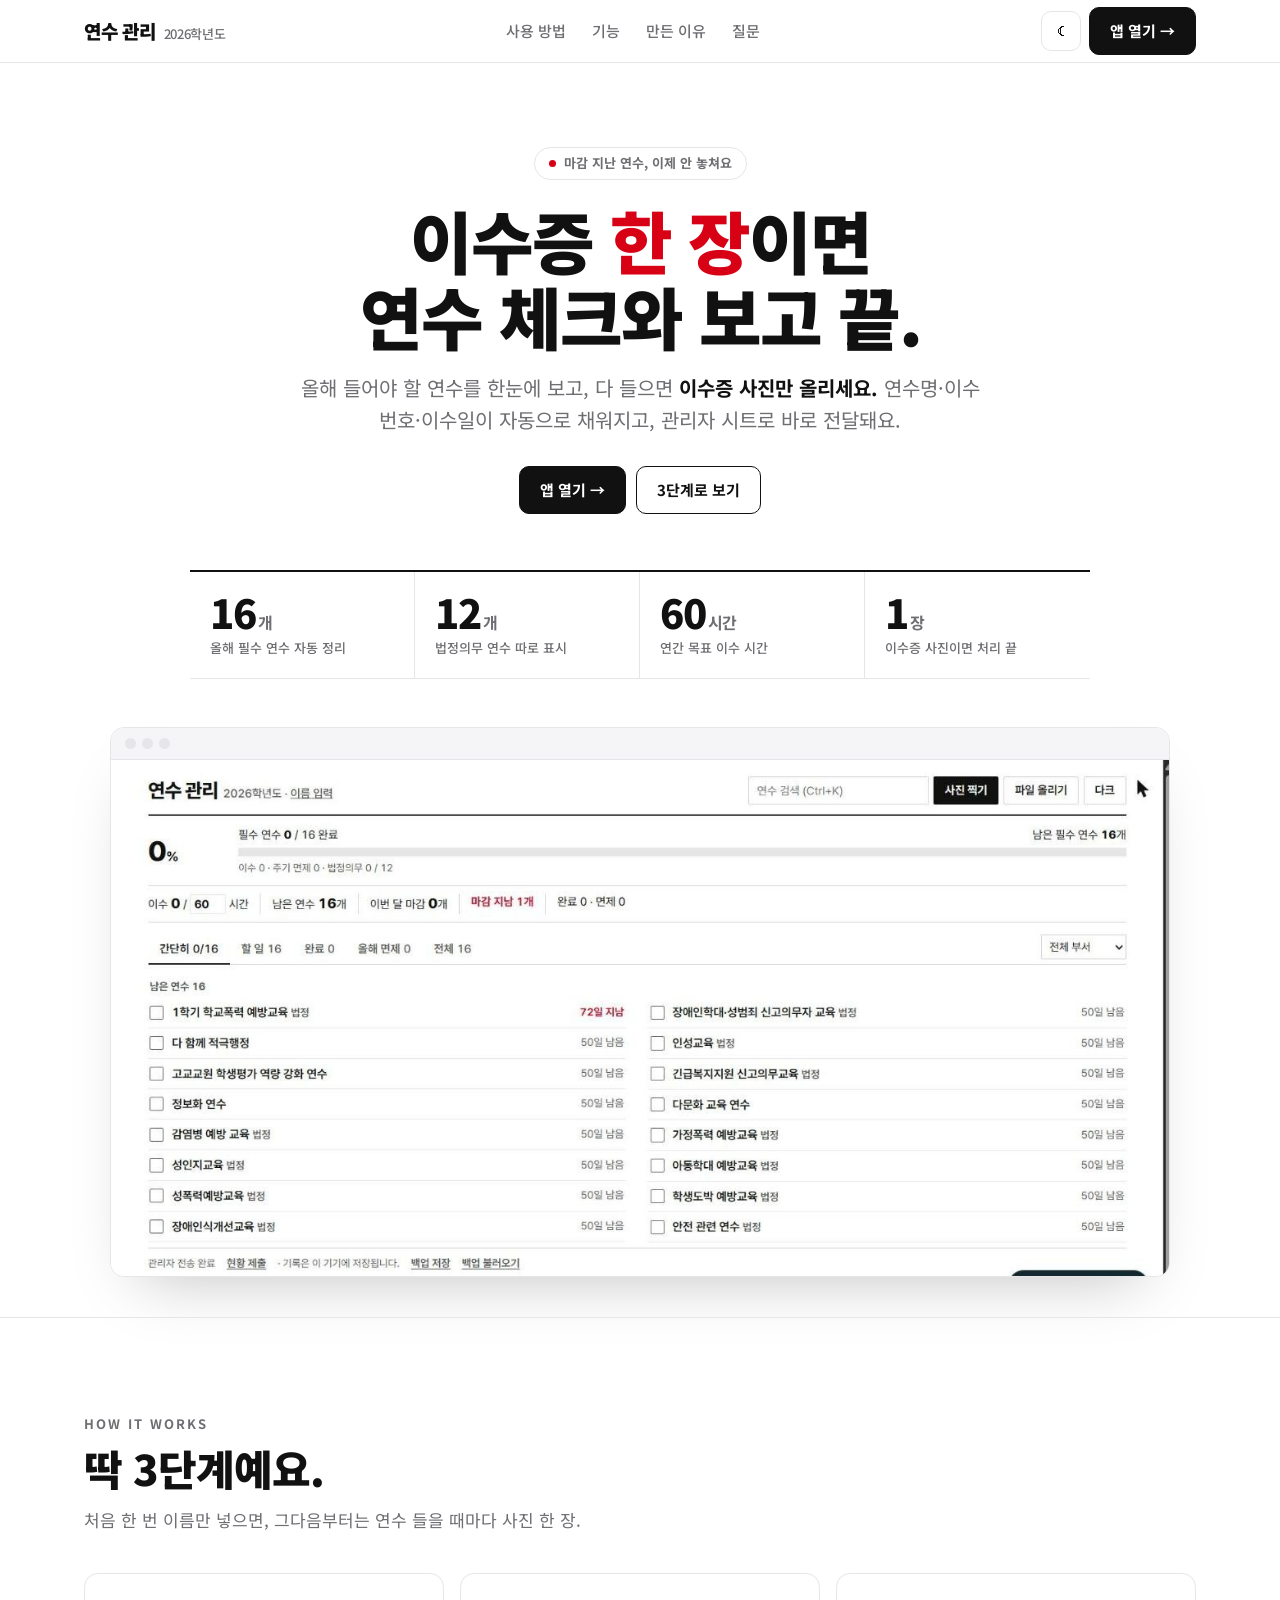
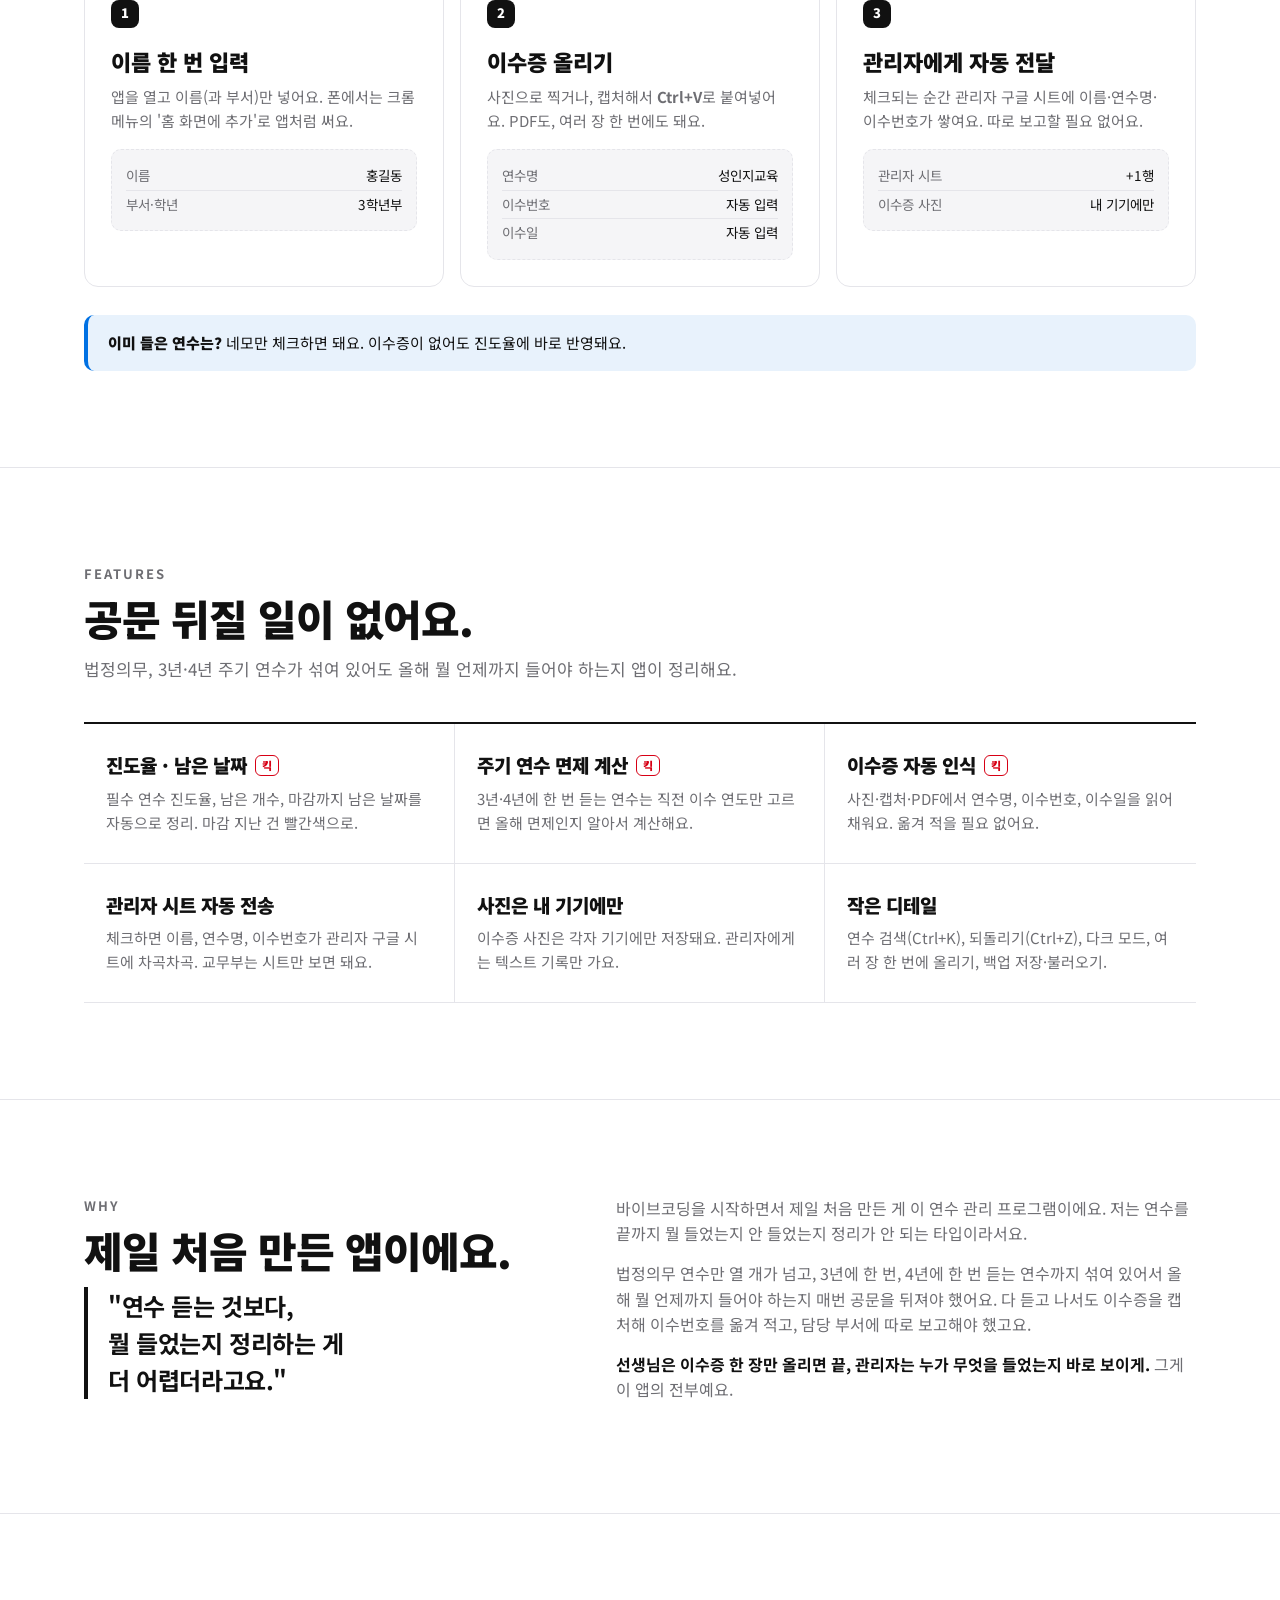
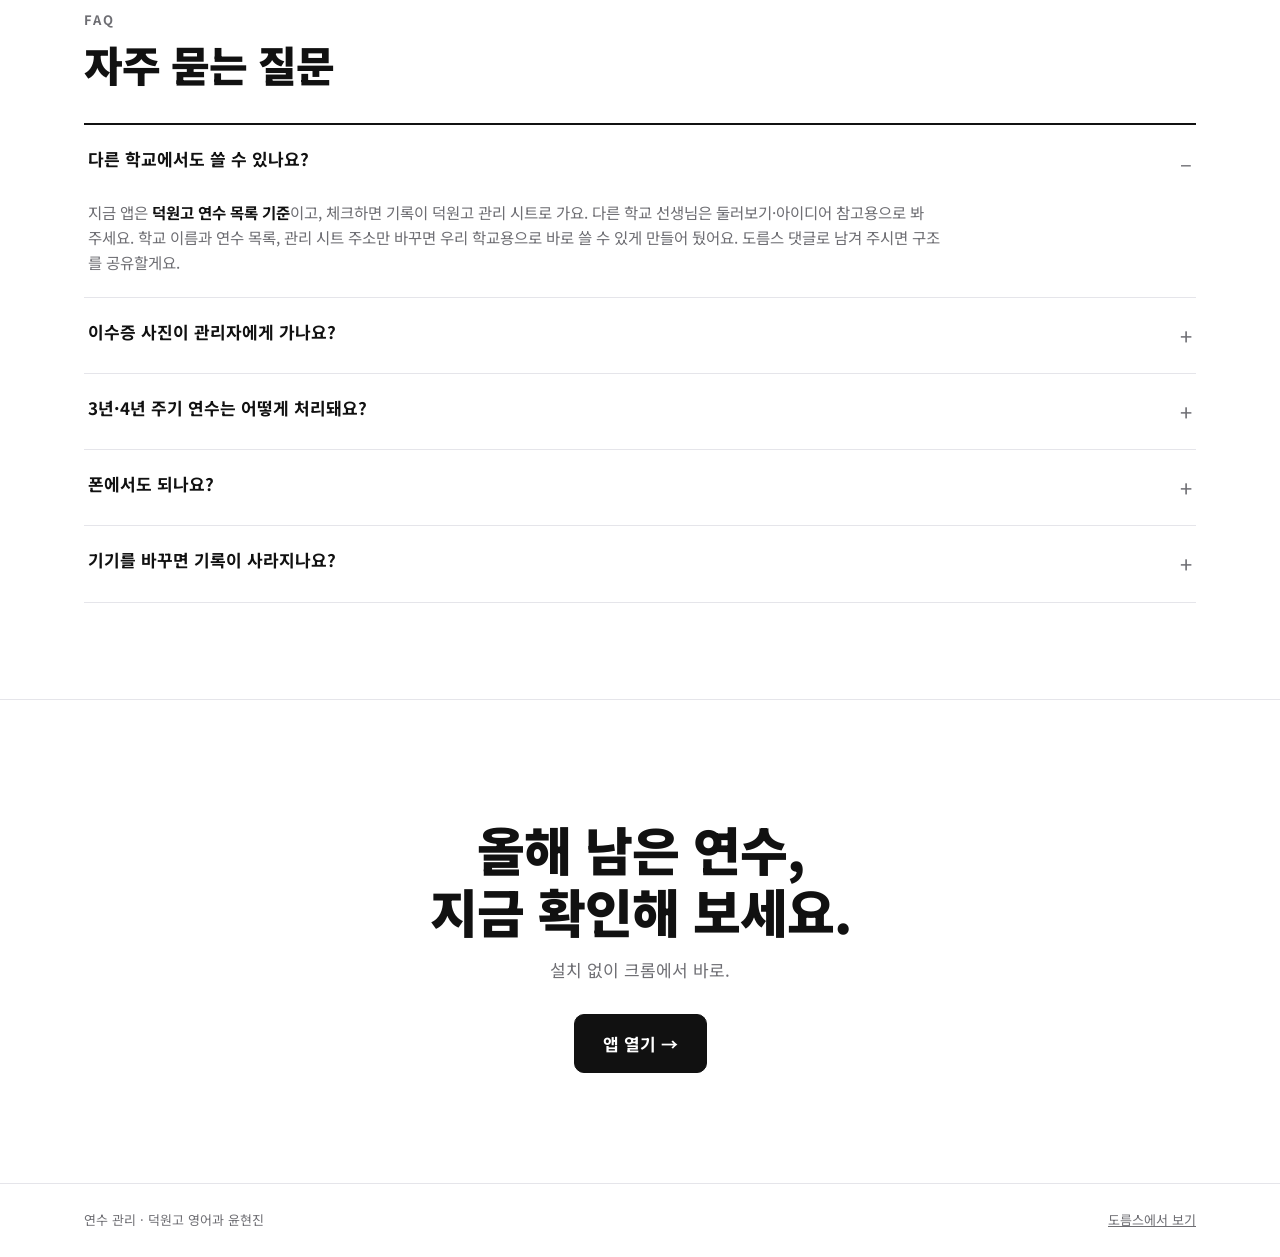
<file: training.html>
<!doctype html>
<html lang="ko">
<head>
<meta charset="utf-8">
<meta name="viewport" content="width=device-width,initial-scale=1">
<title>연수 관리 — 이수증 한 장이면 연수 체크와 보고 끝</title>
<meta name="description" content="올해 들어야 할 연수를 한눈에 보고, 이수증 사진 한 장으로 이수 처리와 관리자 보고까지 끝내는 교사용 연수 관리 앱.">
<meta property="og:title" content="연수 관리 — 이수증 찍으면 연수 체크와 관리자 보고 끝">
<meta property="og:description" content="필수 연수 진도율, 마감일, 주기 연수 면제 계산, 관리자 시트 자동 전송">
<meta property="og:image" content="https://hyoon0102.github.io/rehearsal/training_light.jpg">
<link rel="preconnect" href="https://fonts.googleapis.com">
<link href="https://fonts.googleapis.com/css2?family=Noto+Sans+KR:wght@400;500;700;900&display=swap" rel="stylesheet">
<style>
:root{--bg:#FFFFFF;--soft:#F5F5F7;--ink:#111111;--mut:#6E6E73;--line:#111111;--hair:#E5E5EA;--red:#D70015;--blue:#0071E3;--card:#FFFFFF}
[data-theme=dark]{--bg:#111111;--soft:#1B1B1D;--ink:#F5F5F7;--mut:#98989D;--line:#F5F5F7;--hair:#2C2C2E;--red:#FF453A;--blue:#2997FF;--card:#161618}
*{box-sizing:border-box;margin:0}
html{scroll-behavior:smooth}
body{background:var(--bg);color:var(--ink);font-family:"Noto Sans KR","Noto Sans CJK KR",-apple-system,sans-serif;line-height:1.6;-webkit-font-smoothing:antialiased}
a{color:inherit;text-decoration:none}
.wrap{max-width:1160px;margin:0 auto;padding:0 24px}
nav{position:sticky;top:0;z-index:10;background:color-mix(in srgb,var(--bg) 88%,transparent);backdrop-filter:blur(12px);border-bottom:1px solid var(--hair)}
nav .wrap{display:flex;align-items:center;justify-content:space-between;height:62px;gap:16px}
.brand{font-weight:900;font-size:19px;letter-spacing:-.3px}
.brand small{font-weight:500;color:var(--mut);font-size:13px;margin-left:8px}
.menu{display:flex;gap:26px;font-size:15px;font-weight:500;color:var(--mut)}
.menu a:hover{color:var(--ink)}
.navr{display:flex;gap:8px;align-items:center}
.btn{display:inline-flex;align-items:center;gap:8px;background:var(--ink);color:var(--bg);font-weight:700;padding:11px 20px;border:1px solid var(--ink);font-size:15px;border-radius:10px;cursor:pointer}
.btn.ghost{background:transparent;color:var(--ink)}
.btn:hover{opacity:.85}
.tog{width:40px;height:40px;border:1px solid var(--hair);background:var(--card);color:var(--ink);border-radius:10px;cursor:pointer;font-size:16px}
/* hero */
.hero{padding:84px 0 40px;text-align:center}
.pill{display:inline-flex;gap:8px;align-items:center;border:1px solid var(--hair);border-radius:999px;padding:5px 14px;font-size:13px;font-weight:700;color:var(--mut);background:var(--card)}
.pill i{width:7px;height:7px;border-radius:50%;background:var(--red);display:inline-block}
h1{font-size:68px;line-height:1.12;font-weight:900;letter-spacing:-2px;margin:22px 0 18px}
h1 .u{color:var(--red)}
.lead{font-size:20px;color:var(--mut);max-width:680px;margin:0 auto}
.lead b{color:var(--ink)}
.cta{display:flex;gap:10px;justify-content:center;margin-top:30px;flex-wrap:wrap}
.stats{display:grid;grid-template-columns:repeat(4,1fr);border-top:2px solid var(--line);border-bottom:1px solid var(--hair);margin:56px auto 0;max-width:900px;text-align:left}
.stat{padding:18px 20px;border-right:1px solid var(--hair)}.stat:last-child{border-right:0}
.stat b{display:block;font-size:40px;font-weight:900;letter-spacing:-1px;line-height:1.1}
.stat b small{font-size:16px;color:var(--mut);font-weight:700;margin-left:2px}
.stat span{font-size:13px;color:var(--mut);font-weight:500}
.shot{margin:48px auto 0;max-width:1060px;border:1px solid var(--hair);border-radius:14px;overflow:hidden;box-shadow:0 30px 60px -30px rgba(0,0,0,.25);background:var(--card)}
.shot .bar{display:flex;gap:6px;padding:10px 14px;border-bottom:1px solid var(--hair);background:var(--soft)}
.shot .bar i{width:11px;height:11px;border-radius:50%;background:var(--hair);display:inline-block}
.shot img{display:block;width:100%}
.shot .dk{display:none}[data-theme=dark] .shot .lt{display:none}[data-theme=dark] .shot .dk{display:block}
/* section */
section{padding:96px 0;border-top:1px solid var(--hair)}
.eyebrow{font-size:13px;font-weight:700;color:var(--mut);letter-spacing:2px}
h2{font-size:42px;font-weight:900;letter-spacing:-1px;line-height:1.2;margin:8px 0 12px}
.sub{color:var(--mut);font-size:17px;max-width:660px}
.flow{display:grid;grid-template-columns:repeat(3,1fr);gap:16px;margin-top:40px}
.fl{border:1px solid var(--hair);border-radius:14px;padding:26px;background:var(--card);position:relative}
.fl .k{font-size:13px;font-weight:900;color:var(--bg);background:var(--ink);width:28px;height:28px;border-radius:8px;display:flex;align-items:center;justify-content:center}
.fl h3{font-size:22px;font-weight:900;margin:16px 0 6px}
.fl p{color:var(--mut);font-size:15px}
.fl .mock{margin-top:16px;border:1px dashed var(--hair);border-radius:10px;padding:12px 14px;font-size:13.5px;background:var(--soft)}
.mock .row{display:flex;justify-content:space-between;padding:3px 0;border-bottom:1px solid var(--hair)}.mock .row:last-child{border:0}
.mock .row span{color:var(--mut)}
.feat{display:grid;grid-template-columns:repeat(3,1fr);border-top:2px solid var(--line);margin-top:40px}
.f{padding:26px 22px 28px;border-bottom:1px solid var(--hair);border-right:1px solid var(--hair)}
.f:nth-child(3n){border-right:0}
.f h3{font-size:19px;font-weight:900;margin-bottom:6px;display:flex;gap:8px;align-items:center}
.f h3 .t{font-size:11px;font-weight:900;color:var(--red);border:1px solid var(--red);border-radius:6px;padding:1px 6px}
.f p{font-size:15px;color:var(--mut)}
.note{margin-top:28px;border-left:4px solid var(--blue);background:color-mix(in srgb,var(--blue) 9%,var(--bg));border-radius:10px;padding:16px 20px;font-size:15px}
.note b{font-weight:900}
.story{display:grid;grid-template-columns:1fr 1.2fr;gap:48px;align-items:start}
.story blockquote{font-size:24px;font-weight:700;line-height:1.55;letter-spacing:-.4px;border-left:4px solid var(--ink);padding-left:20px}
.story p{color:var(--mut);font-size:16px;margin-bottom:14px}
.faq{margin-top:34px;border-top:2px solid var(--line)}
.faq details{border-bottom:1px solid var(--hair)}
.faq summary{cursor:pointer;padding:20px 4px;font-weight:700;font-size:17px;list-style:none;display:flex;justify-content:space-between;gap:20px}
.faq summary::after{content:"+";font-size:22px;color:var(--mut);font-weight:400}
.faq details[open] summary::after{content:"–"}
.faq .a{padding:0 4px 22px;color:var(--mut);font-size:15.5px;max-width:860px}
.faq .a b{color:var(--ink)}
.last{padding:110px 0;border-top:1px solid var(--hair);text-align:center}
.last h2{font-size:52px}
footer{border-top:1px solid var(--hair);padding:26px 0;font-size:13px;color:var(--mut)}
footer .wrap{display:flex;justify-content:space-between;flex-wrap:wrap;gap:8px}
footer a{text-decoration:underline}
@media(max-width:900px){h1{font-size:44px}.menu{display:none}.stats{grid-template-columns:repeat(2,1fr)}.stat:nth-child(2){border-right:0}.flow,.feat,.story{grid-template-columns:1fr}.f{border-right:0}h2{font-size:32px}}
</style>
</head>
<body>
<nav><div class="wrap">
 <a class="brand" href="#">연수 관리<small>2026학년도</small></a>
 <div class="menu"><a href="#how">사용 방법</a><a href="#features">기능</a><a href="#story">만든 이유</a><a href="#faq">질문</a></div>
 <div class="navr"><button class="tog" id="tog" title="다크 모드">☾</button><a class="btn" href="https://dukwon-training.netlify.app/">앱 열기 →</a></div>
</div></nav>

<header class="wrap hero">
 <span class="pill"><i></i>마감 지난 연수, 이제 안 놓쳐요</span>
 <h1>이수증 <span class="u">한 장</span>이면<br>연수 체크와 보고 끝.</h1>
 <p class="lead">올해 들어야 할 연수를 한눈에 보고, 다 들으면 <b>이수증 사진만 올리세요.</b> 연수명·이수번호·이수일이 자동으로 채워지고, 관리자 시트로 바로 전달돼요.</p>
 <div class="cta"><a class="btn" href="https://dukwon-training.netlify.app/">앱 열기 →</a><a class="btn ghost" href="#how">3단계로 보기</a></div>
 <div class="stats">
  <div class="stat"><b>16<small>개</small></b><span>올해 필수 연수 자동 정리</span></div>
  <div class="stat"><b>12<small>개</small></b><span>법정의무 연수 따로 표시</span></div>
  <div class="stat"><b>60<small>시간</small></b><span>연간 목표 이수 시간</span></div>
  <div class="stat"><b>1<small>장</small></b><span>이수증 사진이면 처리 끝</span></div>
 </div>
 <div class="shot"><div class="bar"><i></i><i></i><i></i></div><img class="lt" src="training_light.jpg" alt="연수 관리 앱 메인 화면"><img class="dk" src="training_dark.jpg" alt="연수 관리 앱 다크 모드 화면"></div>
</header>

<section id="how"><div class="wrap">
 <div class="eyebrow">HOW IT WORKS</div>
 <h2>딱 3단계예요.</h2>
 <p class="sub">처음 한 번 이름만 넣으면, 그다음부터는 연수 들을 때마다 사진 한 장.</p>
 <div class="flow">
  <div class="fl"><div class="k">1</div><h3>이름 한 번 입력</h3><p>앱을 열고 이름(과 부서)만 넣어요. 폰에서는 크롬 메뉴의 '홈 화면에 추가'로 앱처럼 써요.</p>
   <div class="mock"><div class="row"><span>이름</span>홍길동</div><div class="row"><span>부서·학년</span>3학년부</div></div></div>
  <div class="fl"><div class="k">2</div><h3>이수증 올리기</h3><p>사진으로 찍거나, 캡처해서 <b>Ctrl+V</b>로 붙여넣어요. PDF도, 여러 장 한 번에도 돼요.</p>
   <div class="mock"><div class="row"><span>연수명</span>성인지교육</div><div class="row"><span>이수번호</span>자동 입력</div><div class="row"><span>이수일</span>자동 입력</div></div></div>
  <div class="fl"><div class="k">3</div><h3>관리자에게 자동 전달</h3><p>체크되는 순간 관리자 구글 시트에 이름·연수명·이수번호가 쌓여요. 따로 보고할 필요 없어요.</p>
   <div class="mock"><div class="row"><span>관리자 시트</span>+1행</div><div class="row"><span>이수증 사진</span>내 기기에만</div></div></div>
 </div>
 <div class="note"><b>이미 들은 연수는?</b> 네모만 체크하면 돼요. 이수증이 없어도 진도율에 바로 반영돼요.</div>
</div></section>

<section id="features"><div class="wrap">
 <div class="eyebrow">FEATURES</div>
 <h2>공문 뒤질 일이 없어요.</h2>
 <p class="sub">법정의무, 3년·4년 주기 연수가 섞여 있어도 올해 뭘 언제까지 들어야 하는지 앱이 정리해요.</p>
 <div class="feat">
  <div class="f"><h3>진도율 · 남은 날짜<span class="t">킥</span></h3><p>필수 연수 진도율, 남은 개수, 마감까지 남은 날짜를 자동으로 정리. 마감 지난 건 빨간색으로.</p></div>
  <div class="f"><h3>주기 연수 면제 계산<span class="t">킥</span></h3><p>3년·4년에 한 번 듣는 연수는 직전 이수 연도만 고르면 올해 면제인지 알아서 계산해요.</p></div>
  <div class="f"><h3>이수증 자동 인식<span class="t">킥</span></h3><p>사진·캡처·PDF에서 연수명, 이수번호, 이수일을 읽어 채워요. 옮겨 적을 필요 없어요.</p></div>
  <div class="f"><h3>관리자 시트 자동 전송</h3><p>체크하면 이름, 연수명, 이수번호가 관리자 구글 시트에 차곡차곡. 교무부는 시트만 보면 돼요.</p></div>
  <div class="f"><h3>사진은 내 기기에만</h3><p>이수증 사진은 각자 기기에만 저장돼요. 관리자에게는 텍스트 기록만 가요.</p></div>
  <div class="f"><h3>작은 디테일</h3><p>연수 검색(Ctrl+K), 되돌리기(Ctrl+Z), 다크 모드, 여러 장 한 번에 올리기, 백업 저장·불러오기.</p></div>
 </div>
</div></section>

<section id="story"><div class="wrap story">
 <div><div class="eyebrow">WHY</div><h2>제일 처음 만든 앱이에요.</h2>
  <blockquote>"연수 듣는 것보다,<br>뭘 들었는지 정리하는 게<br>더 어렵더라고요."</blockquote></div>
 <div>
  <p>바이브코딩을 시작하면서 제일 처음 만든 게 이 연수 관리 프로그램이에요. 저는 연수를 끝까지 뭘 들었는지 안 들었는지 정리가 안 되는 타입이라서요.</p>
  <p>법정의무 연수만 열 개가 넘고, 3년에 한 번, 4년에 한 번 듣는 연수까지 섞여 있어서 올해 뭘 언제까지 들어야 하는지 매번 공문을 뒤져야 했어요. 다 듣고 나서도 이수증을 캡처해 이수번호를 옮겨 적고, 담당 부서에 따로 보고해야 했고요.</p>
  <p><b style="color:var(--ink)">선생님은 이수증 한 장만 올리면 끝, 관리자는 누가 무엇을 들었는지 바로 보이게.</b> 그게 이 앱의 전부예요.</p>
 </div>
</div></section>

<section id="faq"><div class="wrap">
 <div class="eyebrow">FAQ</div>
 <h2>자주 묻는 질문</h2>
 <div class="faq">
  <details open><summary>다른 학교에서도 쓸 수 있나요?</summary><div class="a">지금 앱은 <b>덕원고 연수 목록 기준</b>이고, 체크하면 기록이 덕원고 관리 시트로 가요. 다른 학교 선생님은 둘러보기·아이디어 참고용으로 봐 주세요. 학교 이름과 연수 목록, 관리 시트 주소만 바꾸면 우리 학교용으로 바로 쓸 수 있게 만들어 뒀어요. 도름스 댓글로 남겨 주시면 구조를 공유할게요.</div></details>
  <details><summary>이수증 사진이 관리자에게 가나요?</summary><div class="a">아니요. 사진은 <b>각자 기기에만</b> 저장되고, 관리자 시트에는 이름·연수명·이수번호·이수일만 가요.</div></details>
  <details><summary>3년·4년 주기 연수는 어떻게 처리돼요?</summary><div class="a">해당 연수에서 <b>직전 이수 연도</b>만 고르면, 올해 들어야 하는지 면제인지 계산해서 '올해 면제' 탭으로 옮겨 줘요.</div></details>
  <details><summary>폰에서도 되나요?</summary><div class="a">돼요. 크롬에서 열고 메뉴의 <b>'홈 화면에 추가'</b>를 누르면 앱처럼 써요. 연수 끝나고 바로 이수증 화면을 찍어 올리면 끝이에요.</div></details>
  <details><summary>기기를 바꾸면 기록이 사라지나요?</summary><div class="a">기록은 기기에 저장돼서, 화면 아래 <b>'백업 저장'</b>으로 파일을 받아 두고 새 기기에서 <b>'백업 불러오기'</b>를 하면 그대로 옮겨져요. 관리자 시트 기록은 그대로 남아 있어요.</div></details>
 </div>
</div></section>

<section class="last"><div class="wrap">
 <h2>올해 남은 연수,<br>지금 확인해 보세요.</h2>
 <p class="sub" style="margin:14px auto 30px">설치 없이 크롬에서 바로.</p>
 <a class="btn" href="https://dukwon-training.netlify.app/" style="font-size:17px;padding:15px 28px">앱 열기 →</a>
</div></section>

<footer><div class="wrap"><span>연수 관리 · 덕원고 영어과 윤현진</span><span><a href="https://dorms.school/apps/f55ae46b-3ec3-4594-9732-db768c106b91">도름스에서 보기</a></span></div></footer>

<script>
const t=document.getElementById('tog'),r=document.documentElement;
try{if(localStorage.getItem('tr-theme')==='dark')r.dataset.theme='dark'}catch(e){}
const s=()=>t.textContent=r.dataset.theme==='dark'?'☀':'☾';s();
t.onclick=()=>{if(r.dataset.theme==='dark')delete r.dataset.theme;else r.dataset.theme='dark';s();try{localStorage.setItem('tr-theme',r.dataset.theme||'light')}catch(e){}};
</script>
</body>
</html>
</file>
